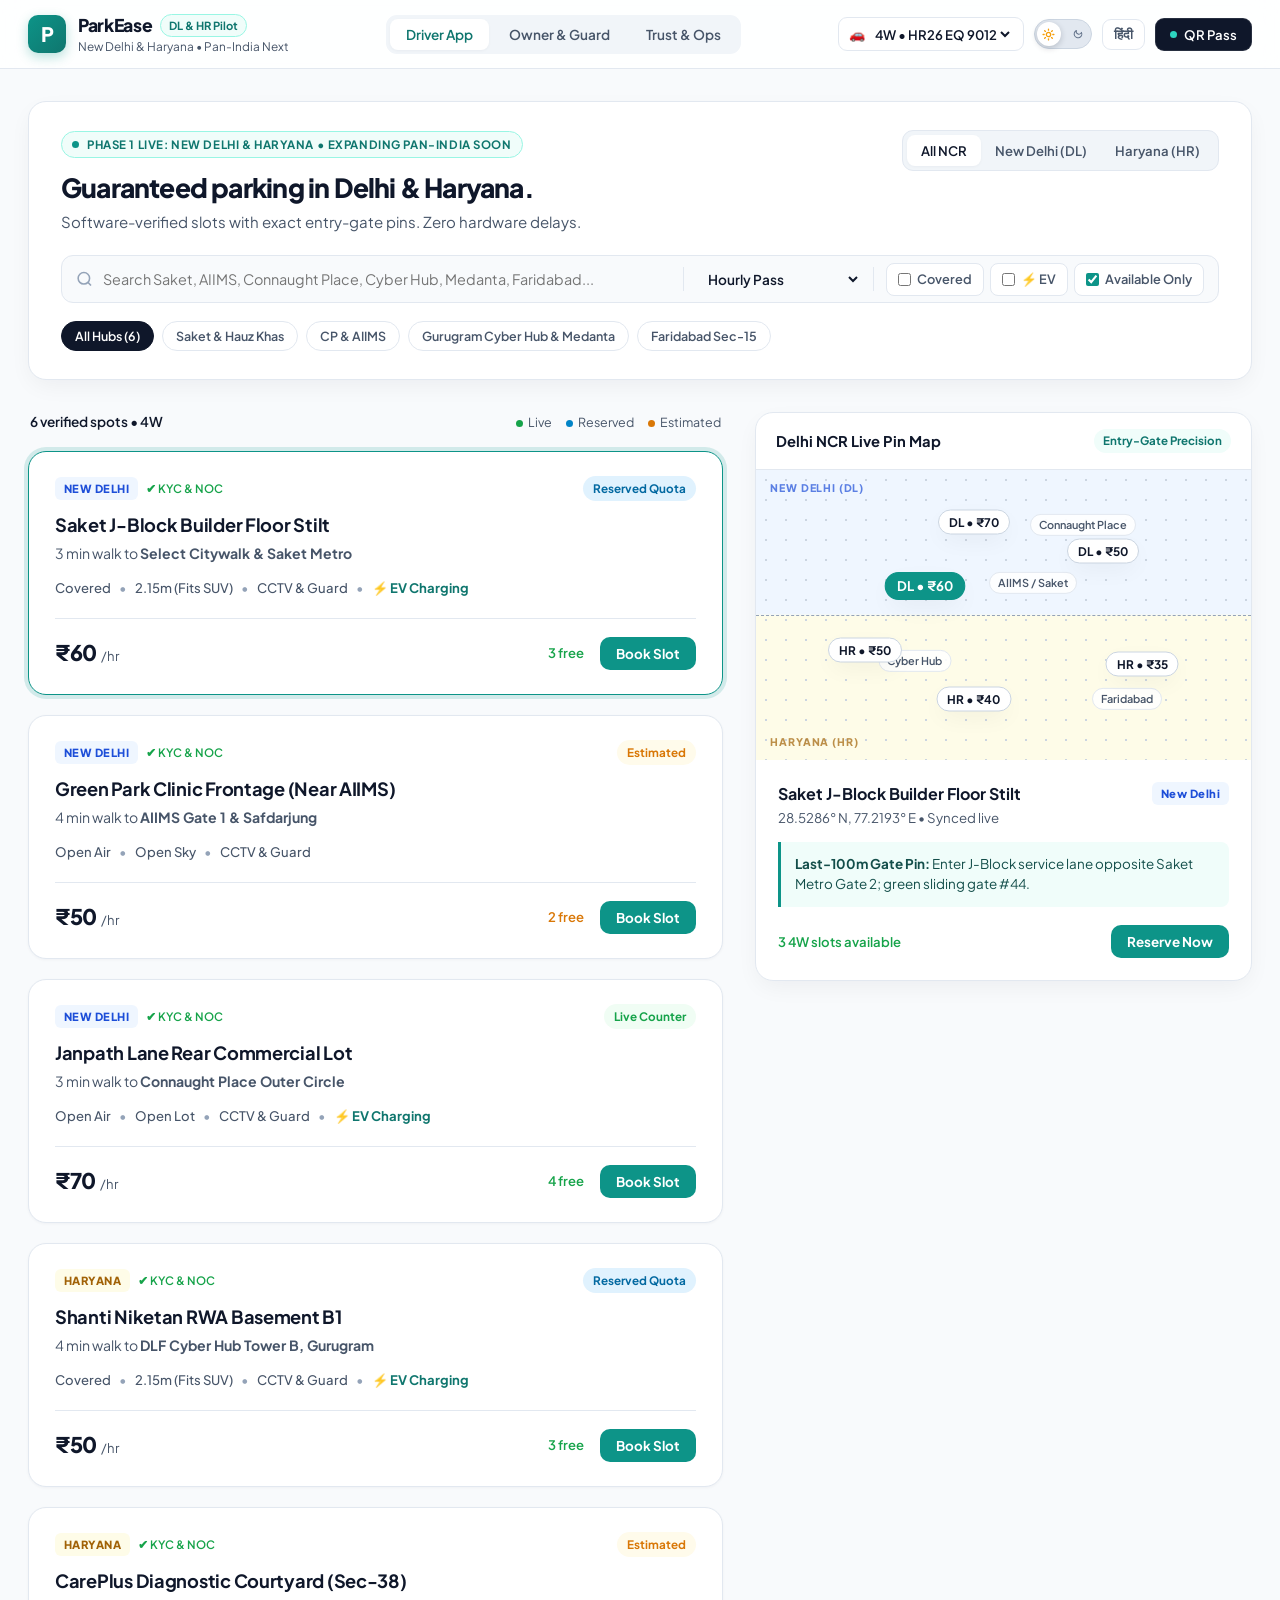
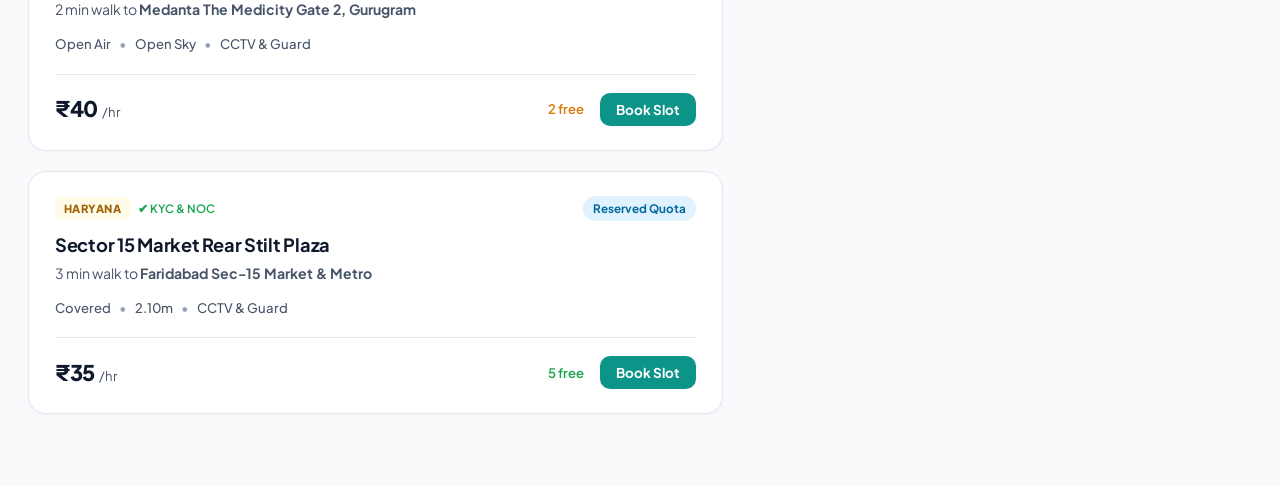
<file: index.html>
<!DOCTYPE html>
<html lang="en">
<head>
  <meta charset="UTF-8" />
  <meta name="viewport" content="width=device-width, initial-scale=1.0" />
  <title>ParkEase NCR — Verified Parking in New Delhi & Haryana</title>
  <link rel="stylesheet" href="styles.css" />
  <link rel="preconnect" href="https://fonts.googleapis.com">
  <link rel="preconnect" href="https://fonts.gstatic.com" crossorigin>
  <link href="https://fonts.googleapis.com/css2?family=Plus+Jakarta+Sans:wght@400;500;600;700;800&family=JetBrains+Mono:wght@500;600&display=swap" rel="stylesheet">
</head>
<body>
  <!-- Clean Glassmorphic Top Navbar -->
  <header class="navbar">
    <div class="nav-inner">
      <div class="nav-brand">
        <div class="brand-logo">P</div>
        <div>
          <div class="brand-title-line">
            <span class="brand-name">ParkEase</span>
            <span class="region-pill">DL & HR Pilot</span>
          </div>
          <span class="brand-sub" data-i18n="tagline">New Delhi & Haryana • Pan-India Next</span>
        </div>
      </div>

      <nav class="nav-tabs" role="tablist">
        <button class="nav-tab active" data-view="driver" data-i18n="nav_driver">Driver App</button>
        <button class="nav-tab" data-view="owner" data-i18n="nav_owner">Owner & Guard</button>
        <button class="nav-tab" data-view="admin" data-i18n="nav_admin">Trust & Ops</button>
      </nav>

      <div class="nav-actions">
        <div class="vehicle-selector">
          <span id="activeVehicleIcon">🚗</span>
          <select id="globalVehicleSelect" aria-label="Select Vehicle">
            <option value="2W">2W • DL3S DK 4821</option>
            <option value="4W" selected>4W • HR26 EQ 9012</option>
            <option value="SUV">SUV • DL8C AX 7741</option>
            <option value="EV">EV • HR51 EV 1104</option>
          </select>
        </div>

        <!-- Animated Pill Dark Mode Switch -->
        <button id="themeToggle" class="theme-switch" role="switch" aria-checked="false" aria-label="Toggle Dark Mode" title="Switch Theme">
          <span class="theme-track">
            <span class="theme-icon sun" aria-hidden="true">
              <svg width="13" height="13" viewBox="0 0 24 24" fill="none" stroke="currentColor" stroke-width="2.4" stroke-linecap="round" stroke-linejoin="round"><circle cx="12" cy="12" r="4"/><path d="M12 2v2"/><path d="M12 20v2"/><path d="m4.93 4.93 1.41 1.41"/><path d="m17.66 17.66 1.41 1.41"/><path d="M2 12h2"/><path d="M20 12h2"/><path d="m6.34 17.66-1.41 1.41"/><path d="m19.07 4.93-1.41 1.41"/></svg>
            </span>
            <span class="theme-icon moon" aria-hidden="true">
              <svg width="12" height="12" viewBox="0 0 24 24" fill="none" stroke="currentColor" stroke-width="2.4" stroke-linecap="round" stroke-linejoin="round"><path d="M12 3a6 6 0 0 0 9 9 9 9 0 1 1-9-9Z"/></svg>
            </span>
            <span class="theme-thumb"></span>
          </span>
        </button>

        <button id="langToggle" class="icon-btn" title="Switch Language">हिंदी</button>

        <button id="myPassBtn" class="btn-pass">
          <span class="pass-dot"></span>
          <span data-i18n="active_pass">QR Pass</span>
          <span id="passBadge" class="badge-count hidden">1</span>
        </button>
      </div>
    </div>
  </header>

  <!-- Main Workspace -->
  <main class="container">

    <!-- ==================== VIEW 1: DRIVER DISCOVERY ==================== -->
    <section id="view-driver" class="view-section active">

      <!-- Sleek Hero & Search Dock -->
      <div class="hero-card">
        <div class="hero-top">
          <div>
            <div class="eyebrow">
              <span class="pulse-dot"></span>
              <span>PHASE 1 LIVE: NEW DELHI & HARYANA • EXPANDING PAN-INDIA SOON</span>
            </div>
            <h1 data-i18n="hero_title">Guaranteed parking in Delhi & Haryana.</h1>
            <p class="hero-subtitle" data-i18n="hero_sub">Software-verified slots with exact entry-gate pins. Zero hardware delays.</p>
          </div>

          <!-- State Segmented Switch -->
          <div class="state-segment" role="group" aria-label="Filter by State">
            <button class="seg-btn active" data-state="all">All NCR</button>
            <button class="seg-btn" data-state="DL">New Delhi (DL)</button>
            <button class="seg-btn" data-state="HR">Haryana (HR)</button>
          </div>
        </div>

        <!-- Unified Search & Filter Bar -->
        <div class="search-dock">
          <div class="search-box">
            <svg width="18" height="18" viewBox="0 0 24 24" fill="none" stroke="currentColor" stroke-width="2.2"><circle cx="11" cy="11" r="8"/><path d="m21 21-4.3-4.3"/></svg>
            <input type="text" id="landmarkSearch" placeholder="Search Saket, AIIMS, Connaught Place, Cyber Hub, Medanta, Faridabad..." />
          </div>

          <div class="dock-divider"></div>

          <select id="durationFilter" class="dock-select" aria-label="Pass Duration">
            <option value="hourly">Hourly Pass</option>
            <option value="daily">Full-Day Pass</option>
            <option value="monthly">Monthly Commuter</option>
          </select>

          <div class="dock-divider"></div>

          <div class="toggle-pills">
            <label class="pill-toggle">
              <input type="checkbox" id="filterCovered" />
              <span>Covered</span>
            </label>
            <label class="pill-toggle">
              <input type="checkbox" id="filterEv" />
              <span>⚡ EV</span>
            </label>
            <label class="pill-toggle">
              <input type="checkbox" id="filterAvailable" checked />
              <span>Available Only</span>
            </label>
          </div>
        </div>

        <!-- Clean Micro-Market Quick Chips -->
        <div class="market-bar">
          <button class="market-chip active" data-market="all">All Hubs (6)</button>
          <button class="market-chip" data-market="dl-south">Saket & Hauz Khas</button>
          <button class="market-chip" data-market="dl-central">CP & AIIMS</button>
          <button class="market-chip" data-market="hr-ggn">Gurugram Cyber Hub & Medanta</button>
          <button class="market-chip" data-market="hr-fbd">Faridabad Sec-15</button>
        </div>
      </div>

      <!-- Spacious 2-Column Split Workspace -->
      <div class="workspace-grid">
        <!-- Left: Breathable, Uncluttered Spot Cards -->
        <div class="listings-col">
          <div class="list-header">
            <span id="resultsCount" class="results-label">6 verified spots</span>
            <div class="legend-inline">
              <span><i class="dot live"></i>Live</span>
              <span><i class="dot reserved"></i>Reserved</span>
              <span><i class="dot estimated"></i>Estimated</span>
            </div>
          </div>
          <div id="listingsContainer" class="cards-stack"></div>
        </div>

        <!-- Right: Interactive NCR Map & Selected Gate Inspector -->
        <aside class="map-col">
          <div class="map-panel">
            <div class="map-header">
              <span class="map-heading">Delhi NCR Live Pin Map</span>
              <span class="gate-chip">Entry-Gate Precision</span>
            </div>

            <div class="ncr-canvas" id="simulatedMap">
              <div class="zone-label dl">NEW DELHI (DL)</div>
              <div class="zone-label hr">HARYANA (HR)</div>
              <div class="ncr-border"></div>

              <!-- Subtle Geographic Landmarks -->
              <div class="landmark-dot" style="top: 19%; left: 66%;">Connaught Place</div>
              <div class="landmark-dot" style="top: 39%; left: 56%;">AIIMS / Saket</div>
              <div class="landmark-dot" style="top: 66%; left: 32%;">Cyber Hub</div>
              <div class="landmark-dot" style="top: 79%; left: 75%;">Faridabad</div>

              <div id="mapPinsContainer"></div>
            </div>

            <div id="selectedSpotPreview" class="inspector-card"></div>
          </div>
        </aside>
      </div>
    </section>

    <!-- ==================== VIEW 2: OWNER & GUARD CONSOLE ==================== -->
    <section id="view-owner" class="view-section">
      <div class="page-head">
        <div>
          <h2>Owner & Guard Console</h2>
          <p class="muted">Zero-hardware slot management, offline basement QR check-in, and T+2 split settlements</p>
        </div>
        <button id="openOnboardModalBtn" class="btn-primary">+ List Space (DL / HR)</button>
      </div>

      <div class="stats-grid">
        <div class="stat-card">
          <span class="stat-label">Weekly Gross Bookings</span>
          <strong class="stat-num" id="ownerGrossKpi">₹18,450</strong>
        </div>
        <div class="stat-card">
          <span class="stat-label">Platform Fee (15%)</span>
          <strong class="stat-num danger" id="ownerCommKpi">- ₹2,768</strong>
        </div>
        <div class="stat-card">
          <span class="stat-label">GST on Commission (18%)</span>
          <strong class="stat-num danger" id="ownerGstKpi">- ₹498</strong>
        </div>
        <div class="stat-card accent">
          <span class="stat-label">Net Settled to Bank (T+2)</span>
          <strong class="stat-num success" id="ownerNetKpi">₹15,184</strong>
        </div>
      </div>

      <div class="two-col-grid">
        <div class="surface-card">
          <div class="card-top">
            <div>
              <h3>Slot Quota & Counter</h3>
              <p class="card-sub">Shanti Niketan RWA Basement B1 • Gurugram (HR)</p>
            </div>
            <label class="switch-pill">
              <input type="checkbox" id="emergencyFullToggle" />
              <span>Lot FULL</span>
            </label>
          </div>
          <div id="ownerInventoryControls" class="quota-list"></div>
        </div>

        <div class="surface-card">
          <div class="card-top">
            <div>
              <h3>Guard Gate Check-In</h3>
              <p class="card-sub">Works offline in zero-signal basements via signed QR tokens</p>
            </div>
            <span class="status-badge success">Offline Ready</span>
          </div>

          <div class="scanner-viewport">
            <div class="laser-line"></div>
            <p>Scan Driver QR Pass or Enter 6-Digit Basement Code</p>
          </div>

          <div class="code-entry-row">
            <input type="text" id="manualCodeInput" placeholder="e.g. PE-DL-4821" />
            <button id="verifyCheckInBtn" class="btn-primary">Verify Entry / Exit</button>
          </div>

          <div class="demo-helper">
            <span>Demo shortcut:</span>
            <button class="text-btn" id="fillActiveCodeBtn">Auto-fill active booking code</button>
          </div>
          <div id="scanResultLog" class="scan-feedback"></div>
        </div>
      </div>
    </section>

    <!-- ==================== VIEW 3: ADMIN & TRUST OPS ==================== -->
    <section id="view-admin" class="view-section">
      <div class="page-head">
        <div>
          <h2>Trust, KYC & Operations</h2>
          <p class="muted">Supply verification across New Delhi (112 spots) & Haryana (138 spots)</p>
        </div>
        <div class="pill-group">
          <span class="info-pill">No-Show Auto-Release: <strong>15 mins</strong></span>
          <span class="info-pill">DPDP Data Masking: <strong>Active</strong></span>
        </div>
      </div>

      <div class="two-col-grid">
        <div class="surface-card">
          <div class="card-top">
            <h3>Pending DL & HR Onboarding Queue</h3>
            <span class="status-badge">PAN + RWA NOC</span>
          </div>
          <div id="approvalQueueList" class="queue-stack"></div>
        </div>

        <div class="surface-card">
          <div class="card-top">
            <h3>Live NCR Booking Monitor</h3>
            <span class="status-badge success">Real-Time</span>
          </div>
          <div id="adminBookingsList" class="queue-stack"></div>
        </div>
      </div>
    </section>

  </main>

  <!-- ==================== MODAL 1: BOOKING SUMMARY ==================== -->
  <div id="bookingModal" class="modal hidden" role="dialog" aria-modal="true">
    <div class="modal-backdrop" data-close="bookingModal"></div>
    <div class="modal-sheet">
      <div class="modal-head">
        <h3 id="modalSpotTitle">Reserve Parking Slot</h3>
        <button class="close-x" data-close="bookingModal">&times;</button>
      </div>
      <div class="modal-content" id="bookingModalBody"></div>
    </div>
  </div>

  <!-- ==================== MODAL 2: DIGITAL QR PASS ==================== -->
  <div id="qrPassModal" class="modal hidden" role="dialog" aria-modal="true">
    <div class="modal-backdrop" data-close="qrPassModal"></div>
    <div class="modal-sheet">
      <div class="modal-head">
        <h3>Digital Entry Pass</h3>
        <button class="close-x" data-close="qrPassModal">&times;</button>
      </div>
      <div class="modal-content" id="qrPassBody"></div>
    </div>
  </div>

  <!-- ==================== MODAL 3: OWNER ONBOARDING ==================== -->
  <div id="onboardModal" class="modal hidden" role="dialog" aria-modal="true">
    <div class="modal-backdrop" data-close="onboardModal"></div>
    <div class="modal-sheet">
      <div class="modal-head">
        <h3>List Space (New Delhi & Haryana)</h3>
        <button class="close-x" data-close="onboardModal">&times;</button>
      </div>
      <form id="onboardForm" class="modal-content">
        <div class="form-grid">
          <div class="field">
            <label>State / UT (Phase 1)</label>
            <select id="newState">
              <option value="DL">New Delhi (DL)</option>
              <option value="HR">Haryana (HR)</option>
              <option value="OTHER" disabled>Other Indian States (Phase 2)</option>
            </select>
          </div>
          <div class="field">
            <label>Micro-Market</label>
            <select id="newMarket">
              <option value="dl-south">Saket & Hauz Khas (DL)</option>
              <option value="dl-central">CP & AIIMS (DL)</option>
              <option value="hr-ggn">Gurugram Cyber Hub / Medanta (HR)</option>
              <option value="hr-fbd">Faridabad Sec-15 (HR)</option>
            </select>
          </div>
          <div class="field span-2">
            <label>Space Title & Locality</label>
            <input type="text" id="newTitle" required placeholder="e.g., J-44 Saket Builder Floor Stilt, New Delhi" />
          </div>
          <div class="field">
            <label>Space Type</label>
            <select id="newType">
              <option value="Builder Floor / Stilt">Builder Floor / Stilt</option>
              <option value="Society Spare Slot">RWA Spare Slot</option>
              <option value="Commercial Frontage">Clinic / Market Frontage</option>
            </select>
          </div>
          <div class="field">
            <label>Hourly Rate (₹)</label>
            <input type="number" id="newHourlyRate" value="50" min="10" max="500" required />
          </div>
          <div class="field">
            <label>Reserved Quota</label>
            <input type="number" id="newSlots" value="2" min="1" max="50" required />
          </div>
          <div class="field">
            <label>Clearance Height</label>
            <input type="text" id="newHeight" value="2.1m (Fits SUV)" required />
          </div>
          <div class="field span-2">
            <label>Entry-Gate Instructions</label>
            <input type="text" id="newInstructions" required placeholder="Enter from Gate 2 beside Metro Pillar; show QR to guard" />
          </div>
        </div>
        <div class="modal-actions">
          <button type="button" class="btn-ghost" data-close="onboardModal">Cancel</button>
          <button type="submit" class="btn-primary">Submit for KYC Approval</button>
        </div>
      </form>
    </div>
  </div>

  <!-- Toast -->
  <div id="toast" class="toast hidden"></div>

  <script src="app.js"></script>
</body>
</html>
</file>
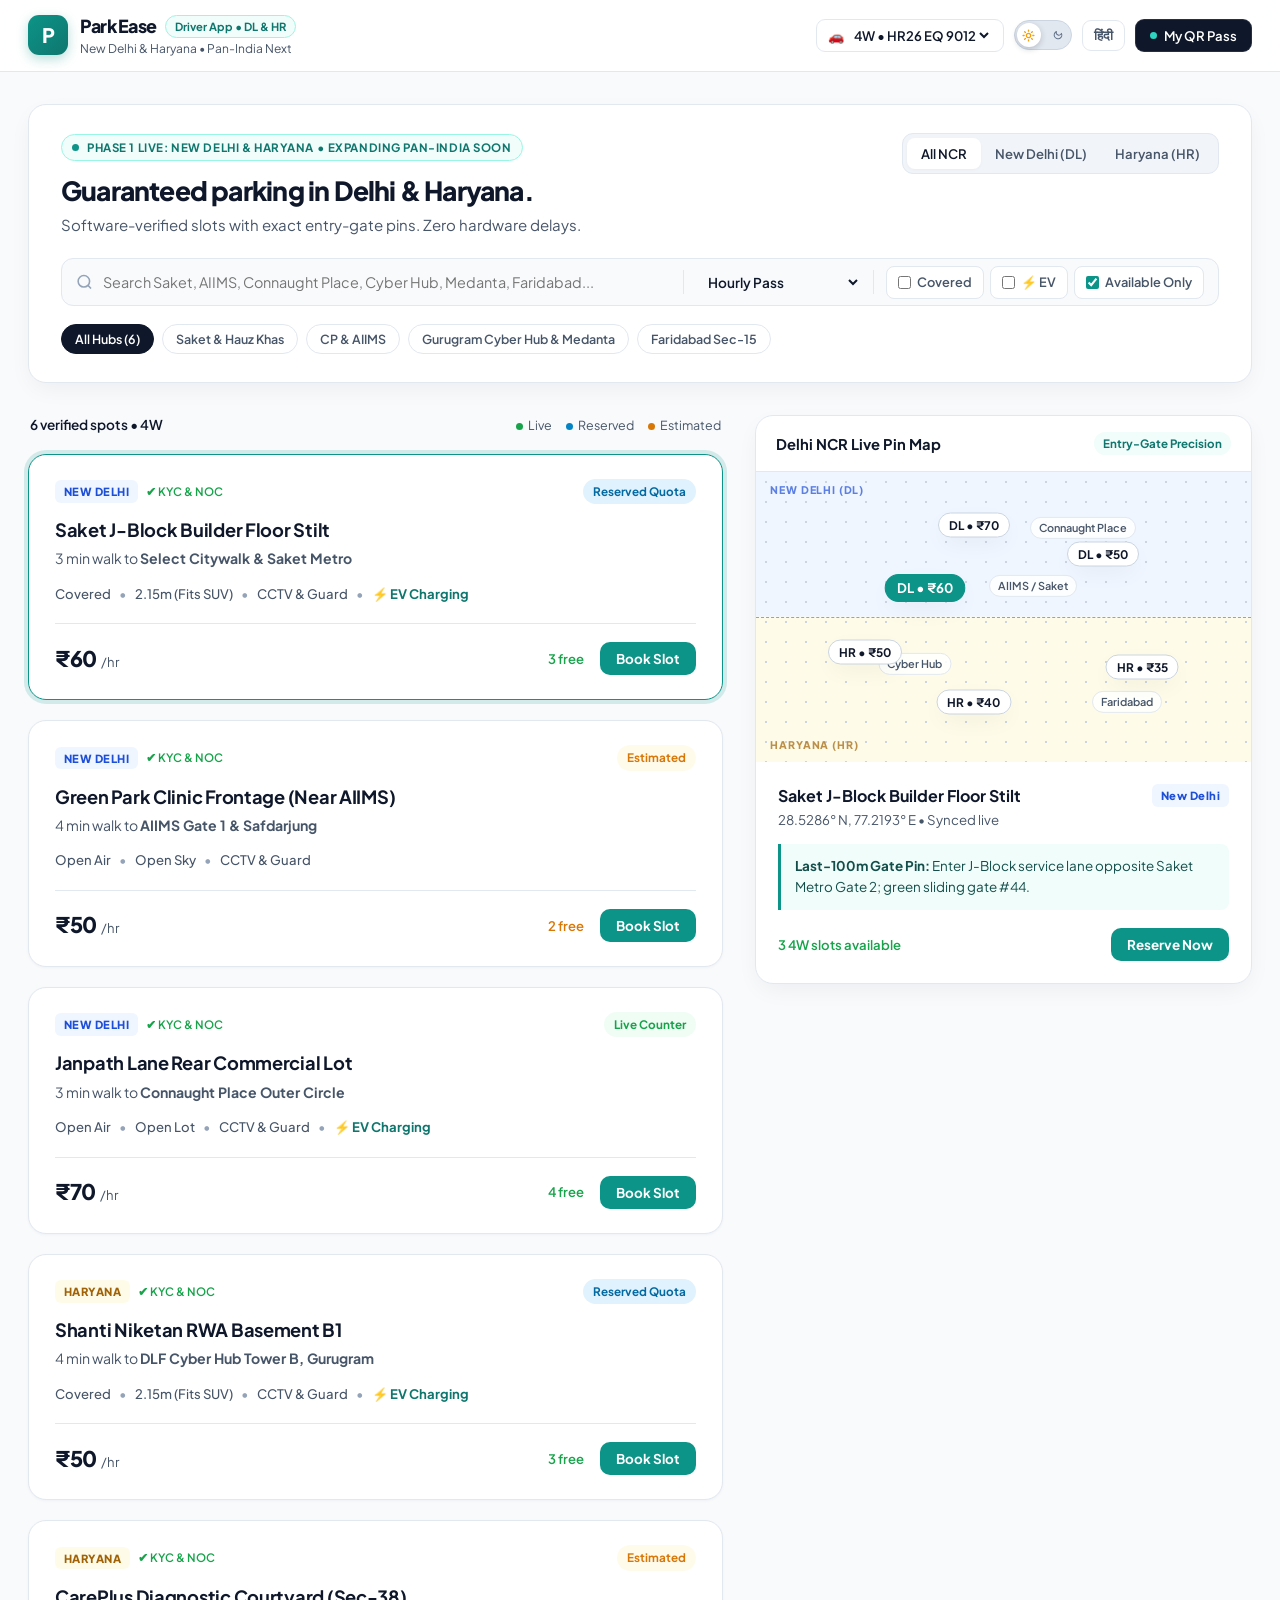
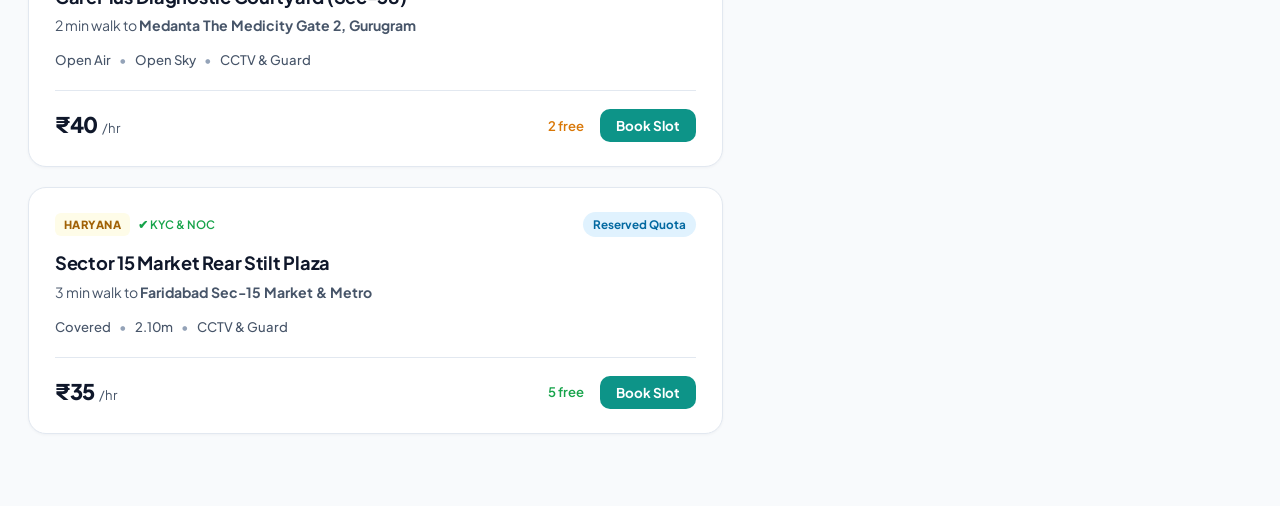
<file: driver-app/index.html>
<!DOCTYPE html>
<html lang="en">
<head>
  <meta charset="UTF-8" />
  <meta name="viewport" content="width=device-width, initial-scale=1.0" />
  <title>ParkEase Driver — Find & Book Verified Parking in Delhi & Haryana</title>
  <link rel="stylesheet" href="styles.css" />
  <link rel="preconnect" href="https://fonts.googleapis.com">
  <link rel="preconnect" href="https://fonts.gstatic.com" crossorigin>
  <link href="https://fonts.googleapis.com/css2?family=Plus+Jakarta+Sans:wght@400;500;600;700;800&family=JetBrains+Mono:wght@500;600&display=swap" rel="stylesheet">
</head>
<body>
  <header class="navbar">
    <div class="nav-inner">
      <div class="nav-brand">
        <div class="brand-logo">P</div>
        <div>
          <div class="brand-title-line">
            <span class="brand-name">ParkEase</span>
            <span class="region-pill">Driver App • DL & HR</span>
          </div>
          <span class="brand-sub" data-i18n="tagline">New Delhi & Haryana • Pan-India Next</span>
        </div>
      </div>

      <div class="nav-actions">
        <div class="vehicle-selector">
          <span id="activeVehicleIcon">🚗</span>
          <select id="globalVehicleSelect" aria-label="Select Vehicle">
            <option value="2W">2W • DL3S DK 4821</option>
            <option value="4W" selected>4W • HR26 EQ 9012</option>
            <option value="SUV">SUV • DL8C AX 7741</option>
            <option value="EV">EV • HR51 EV 1104</option>
          </select>
        </div>

        <button id="themeToggle" class="theme-switch" role="switch" aria-checked="false" aria-label="Toggle Dark Mode" title="Switch Theme">
          <span class="theme-track">
            <span class="theme-icon sun" aria-hidden="true">
              <svg width="13" height="13" viewBox="0 0 24 24" fill="none" stroke="currentColor" stroke-width="2.4" stroke-linecap="round" stroke-linejoin="round"><circle cx="12" cy="12" r="4"/><path d="M12 2v2"/><path d="M12 20v2"/><path d="m4.93 4.93 1.41 1.41"/><path d="m17.66 17.66 1.41 1.41"/><path d="M2 12h2"/><path d="M20 12h2"/><path d="m6.34 17.66-1.41 1.41"/><path d="m19.07 4.93-1.41 1.41"/></svg>
            </span>
            <span class="theme-icon moon" aria-hidden="true">
              <svg width="12" height="12" viewBox="0 0 24 24" fill="none" stroke="currentColor" stroke-width="2.4" stroke-linecap="round" stroke-linejoin="round"><path d="M12 3a6 6 0 0 0 9 9 9 9 0 1 1-9-9Z"/></svg>
            </span>
            <span class="theme-thumb"></span>
          </span>
        </button>

        <button id="langToggle" class="icon-btn" title="Switch Language">हिंदी</button>

        <button id="myPassBtn" class="btn-pass">
          <span class="pass-dot"></span>
          <span data-i18n="active_pass">My QR Pass</span>
          <span id="passBadge" class="badge-count hidden">1</span>
        </button>
      </div>
    </div>
  </header>

  <main class="container">
    <div class="hero-card">
      <div class="hero-top">
        <div>
          <div class="eyebrow">
            <span class="pulse-dot"></span>
            <span>PHASE 1 LIVE: NEW DELHI & HARYANA • EXPANDING PAN-INDIA SOON</span>
          </div>
          <h1 data-i18n="hero_title">Guaranteed parking in Delhi & Haryana.</h1>
          <p class="hero-subtitle" data-i18n="hero_sub">Software-verified slots with exact entry-gate pins. Zero hardware delays.</p>
        </div>

        <div class="state-segment" role="group" aria-label="Filter by State">
          <button class="seg-btn active" data-state="all">All NCR</button>
          <button class="seg-btn" data-state="DL">New Delhi (DL)</button>
          <button class="seg-btn" data-state="HR">Haryana (HR)</button>
        </div>
      </div>

      <div class="search-dock">
        <div class="search-box">
          <svg width="18" height="18" viewBox="0 0 24 24" fill="none" stroke="currentColor" stroke-width="2.2"><circle cx="11" cy="11" r="8"/><path d="m21 21-4.3-4.3"/></svg>
          <input type="text" id="landmarkSearch" placeholder="Search Saket, AIIMS, Connaught Place, Cyber Hub, Medanta, Faridabad..." />
        </div>

        <div class="dock-divider"></div>

        <select id="durationFilter" class="dock-select" aria-label="Pass Duration">
          <option value="hourly">Hourly Pass</option>
          <option value="daily">Full-Day Pass</option>
          <option value="monthly">Monthly Commuter</option>
        </select>

        <div class="dock-divider"></div>

        <div class="toggle-pills">
          <label class="pill-toggle"><input type="checkbox" id="filterCovered" /><span>Covered</span></label>
          <label class="pill-toggle"><input type="checkbox" id="filterEv" /><span>⚡ EV</span></label>
          <label class="pill-toggle"><input type="checkbox" id="filterAvailable" checked /><span>Available Only</span></label>
        </div>
      </div>

      <div class="market-bar">
        <button class="market-chip active" data-market="all">All Hubs (6)</button>
        <button class="market-chip" data-market="dl-south">Saket & Hauz Khas</button>
        <button class="market-chip" data-market="dl-central">CP & AIIMS</button>
        <button class="market-chip" data-market="hr-ggn">Gurugram Cyber Hub & Medanta</button>
        <button class="market-chip" data-market="hr-fbd">Faridabad Sec-15</button>
      </div>
    </div>

    <div class="workspace-grid">
      <div class="listings-col">
        <div class="list-header">
          <span id="resultsCount" class="results-label">6 verified spots</span>
          <div class="legend-inline">
            <span><i class="dot live"></i>Live</span>
            <span><i class="dot reserved"></i>Reserved</span>
            <span><i class="dot estimated"></i>Estimated</span>
          </div>
        </div>
        <div id="listingsContainer" class="cards-stack"></div>
      </div>

      <aside class="map-col">
        <div class="map-panel">
          <div class="map-header">
            <span class="map-heading">Delhi NCR Live Pin Map</span>
            <span class="gate-chip">Entry-Gate Precision</span>
          </div>

          <div class="ncr-canvas" id="simulatedMap">
            <div class="zone-label dl">NEW DELHI (DL)</div>
            <div class="zone-label hr">HARYANA (HR)</div>
            <div class="ncr-border"></div>

            <div class="landmark-dot" style="top: 19%; left: 66%;">Connaught Place</div>
            <div class="landmark-dot" style="top: 39%; left: 56%;">AIIMS / Saket</div>
            <div class="landmark-dot" style="top: 66%; left: 32%;">Cyber Hub</div>
            <div class="landmark-dot" style="top: 79%; left: 75%;">Faridabad</div>

            <div id="mapPinsContainer"></div>
          </div>

          <div id="selectedSpotPreview" class="inspector-card"></div>
        </div>
      </aside>
    </div>
  </main>

  <!-- Booking Modal -->
  <div id="bookingModal" class="modal hidden" role="dialog" aria-modal="true">
    <div class="modal-backdrop" data-close="bookingModal"></div>
    <div class="modal-sheet">
      <div class="modal-head">
        <h3 id="modalSpotTitle">Reserve Parking Slot</h3>
        <button class="close-x" data-close="bookingModal">&times;</button>
      </div>
      <div class="modal-content" id="bookingModalBody"></div>
    </div>
  </div>

  <!-- Digital QR Pass Modal -->
  <div id="qrPassModal" class="modal hidden" role="dialog" aria-modal="true">
    <div class="modal-backdrop" data-close="qrPassModal"></div>
    <div class="modal-sheet">
      <div class="modal-head">
        <h3>Digital Entry Pass</h3>
        <button class="close-x" data-close="qrPassModal">&times;</button>
      </div>
      <div class="modal-content" id="qrPassBody"></div>
    </div>
  </div>

  <div id="toast" class="toast hidden"></div>
  <script src="app.js"></script>
</body>
</html>
</file>
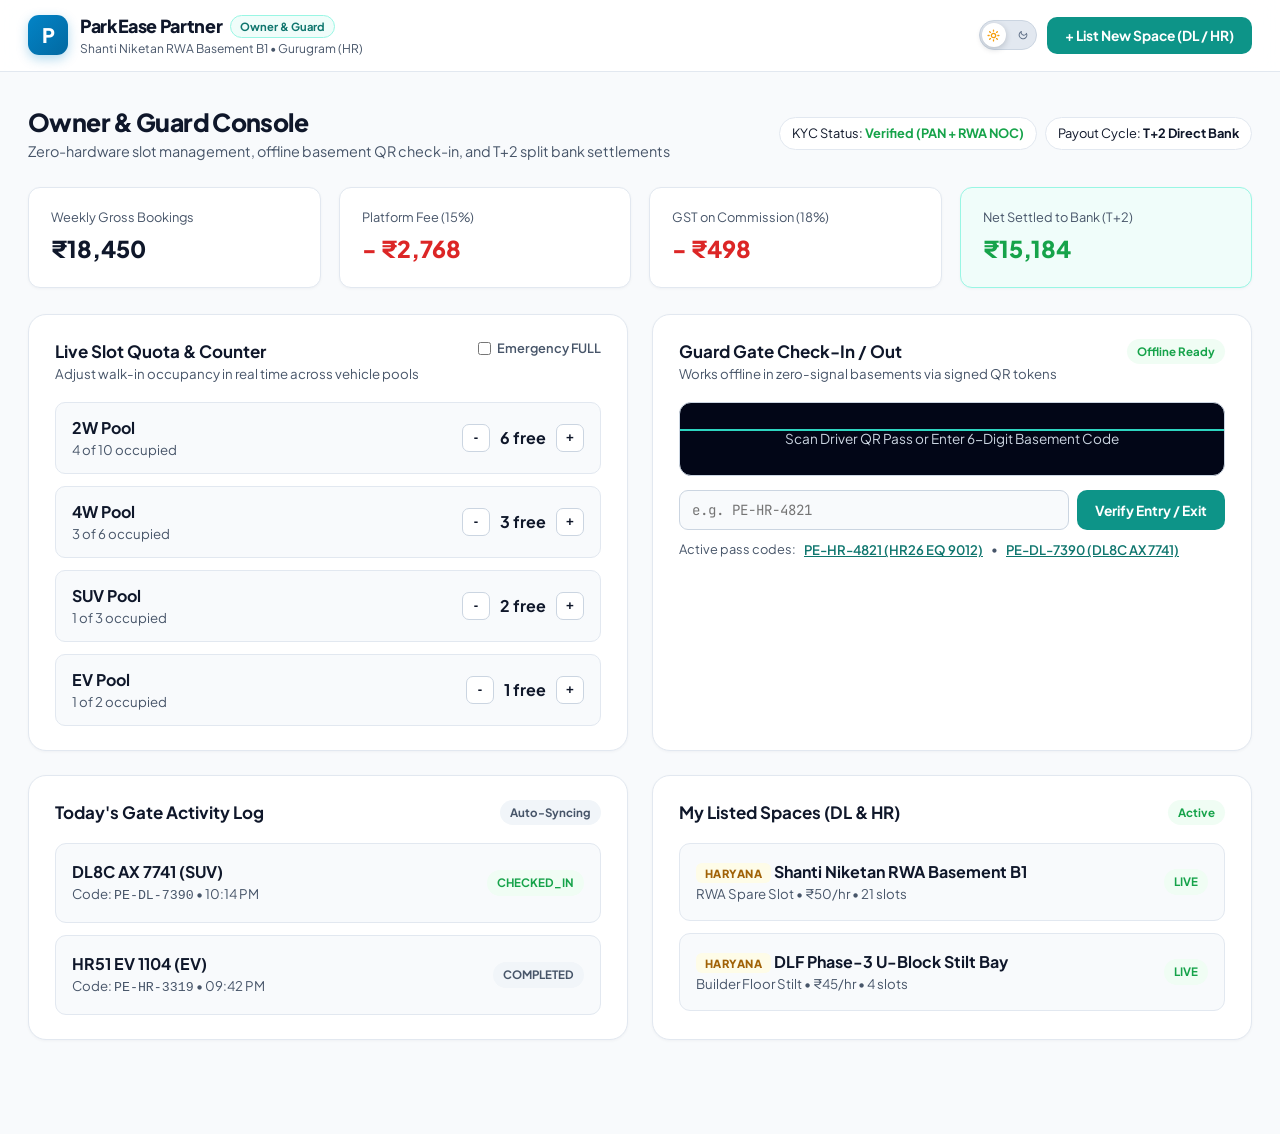
<file: owner-guard-portal/index.html>
<!DOCTYPE html>
<html lang="en">
<head>
  <meta charset="UTF-8" />
  <meta name="viewport" content="width=device-width, initial-scale=1.0" />
  <title>ParkEase Partner — Owner & Guard Operations Console</title>
  <link rel="stylesheet" href="styles.css" />
  <link rel="preconnect" href="https://fonts.googleapis.com">
  <link rel="preconnect" href="https://fonts.gstatic.com" crossorigin>
  <link href="https://fonts.googleapis.com/css2?family=Plus+Jakarta+Sans:wght@400;500;600;700;800&family=JetBrains+Mono:wght@500;600&display=swap" rel="stylesheet">
</head>
<body>
  <header class="navbar">
    <div class="nav-inner">
      <div class="nav-brand">
        <div class="brand-logo owner-accent">P</div>
        <div>
          <div class="brand-title-line">
            <span class="brand-name">ParkEase Partner</span>
            <span class="region-pill">Owner & Guard</span>
          </div>
          <span class="brand-sub">Shanti Niketan RWA Basement B1 • Gurugram (HR)</span>
        </div>
      </div>

      <div class="nav-actions">
        <button id="themeToggle" class="theme-switch" role="switch" aria-checked="false" aria-label="Toggle Dark Mode" title="Switch Theme">
          <span class="theme-track">
            <span class="theme-icon sun" aria-hidden="true">
              <svg width="13" height="13" viewBox="0 0 24 24" fill="none" stroke="currentColor" stroke-width="2.4" stroke-linecap="round" stroke-linejoin="round"><circle cx="12" cy="12" r="4"/><path d="M12 2v2"/><path d="M12 20v2"/><path d="m4.93 4.93 1.41 1.41"/><path d="m17.66 17.66 1.41 1.41"/><path d="M2 12h2"/><path d="M20 12h2"/><path d="m6.34 17.66-1.41 1.41"/><path d="m19.07 4.93-1.41 1.41"/></svg>
            </span>
            <span class="theme-icon moon" aria-hidden="true">
              <svg width="12" height="12" viewBox="0 0 24 24" fill="none" stroke="currentColor" stroke-width="2.4" stroke-linecap="round" stroke-linejoin="round"><path d="M12 3a6 6 0 0 0 9 9 9 9 0 1 1-9-9Z"/></svg>
            </span>
            <span class="theme-thumb"></span>
          </span>
        </button>

        <button id="openOnboardModalBtn" class="btn-primary">+ List New Space (DL / HR)</button>
      </div>
    </div>
  </header>

  <main class="container">
    <div class="page-head">
      <div>
        <h1>Owner & Guard Console</h1>
        <p class="muted">Zero-hardware slot management, offline basement QR check-in, and T+2 split bank settlements</p>
      </div>
      <div class="pill-group">
        <span class="info-pill">KYC Status: <strong style="color:var(--success)">Verified (PAN + RWA NOC)</strong></span>
        <span class="info-pill">Payout Cycle: <strong>T+2 Direct Bank</strong></span>
      </div>
    </div>

    <!-- Financial Split KPIs -->
    <div class="stats-grid">
      <div class="stat-card">
        <span class="stat-label">Weekly Gross Bookings</span>
        <strong class="stat-num" id="ownerGrossKpi">₹18,450</strong>
      </div>
      <div class="stat-card">
        <span class="stat-label">Platform Fee (15%)</span>
        <strong class="stat-num danger" id="ownerCommKpi">- ₹2,768</strong>
      </div>
      <div class="stat-card">
        <span class="stat-label">GST on Commission (18%)</span>
        <strong class="stat-num danger" id="ownerGstKpi">- ₹498</strong>
      </div>
      <div class="stat-card accent">
        <span class="stat-label">Net Settled to Bank (T+2)</span>
        <strong class="stat-num success" id="ownerNetKpi">₹15,184</strong>
      </div>
    </div>

    <!-- Slot Quota + Offline Guard Gate Check-In -->
    <div class="two-col-grid">
      <div class="surface-card">
        <div class="card-top">
          <div>
            <h3>Live Slot Quota & Counter</h3>
            <p class="card-sub">Adjust walk-in occupancy in real time across vehicle pools</p>
          </div>
          <label class="switch-pill">
            <input type="checkbox" id="emergencyFullToggle" />
            <span>Emergency FULL</span>
          </label>
        </div>
        <div id="ownerInventoryControls" class="quota-list"></div>
      </div>

      <div class="surface-card">
        <div class="card-top">
          <div>
            <h3>Guard Gate Check-In / Out</h3>
            <p class="card-sub">Works offline in zero-signal basements via signed QR tokens</p>
          </div>
          <span class="status-badge success">Offline Ready</span>
        </div>

        <div class="scanner-viewport">
          <div class="laser-line"></div>
          <p>Scan Driver QR Pass or Enter 6-Digit Basement Code</p>
        </div>

        <div class="code-entry-row">
          <input type="text" id="manualCodeInput" placeholder="e.g. PE-HR-4821" />
          <button id="verifyCheckInBtn" class="btn-primary">Verify Entry / Exit</button>
        </div>

        <div class="demo-helper">
          <span>Active pass codes:</span>
          <button class="text-btn" data-sample="PE-HR-4821">PE-HR-4821 (HR26 EQ 9012)</button>
          <span>•</span>
          <button class="text-btn" data-sample="PE-DL-7390">PE-DL-7390 (DL8C AX 7741)</button>
        </div>
        <div id="scanResultLog" class="scan-feedback"></div>
      </div>
    </div>

    <!-- Recent Arrivals & Submitted Spaces -->
    <div class="two-col-grid">
      <div class="surface-card">
        <div class="card-top">
          <h3>Today's Gate Activity Log</h3>
          <span class="status-badge">Auto-Syncing</span>
        </div>
        <div id="gateLogList" class="queue-stack"></div>
      </div>

      <div class="surface-card">
        <div class="card-top">
          <h3>My Listed Spaces (DL & HR)</h3>
          <span class="status-badge success">Active</span>
        </div>
        <div id="mySpacesList" class="queue-stack"></div>
      </div>
    </div>
  </main>

  <!-- List New Space Modal -->
  <div id="onboardModal" class="modal hidden" role="dialog" aria-modal="true">
    <div class="modal-backdrop" data-close="onboardModal"></div>
    <div class="modal-sheet">
      <div class="modal-head">
        <h3>List Space (New Delhi & Haryana)</h3>
        <button class="close-x" data-close="onboardModal">&times;</button>
      </div>
      <form id="onboardForm" class="modal-content">
        <div class="form-grid">
          <div class="field">
            <label>State / UT (Phase 1)</label>
            <select id="newState">
              <option value="DL">New Delhi (DL)</option>
              <option value="HR" selected>Haryana (HR)</option>
              <option value="OTHER" disabled>Other Indian States (Phase 2)</option>
            </select>
          </div>
          <div class="field">
            <label>Micro-Market</label>
            <select id="newMarket">
              <option value="Saket & Hauz Khas">Saket & Hauz Khas (DL)</option>
              <option value="CP & AIIMS">CP & AIIMS (DL)</option>
              <option value="Gurugram Cyber Hub / Medanta" selected>Gurugram Cyber Hub / Medanta (HR)</option>
              <option value="Faridabad Sec-15">Faridabad Sec-15 (HR)</option>
            </select>
          </div>
          <div class="field span-2">
            <label>Space Title & Locality</label>
            <input type="text" id="newTitle" required placeholder="e.g., J-44 Saket Builder Floor Stilt, New Delhi" />
          </div>
          <div class="field">
            <label>Space Type</label>
            <select id="newType">
              <option value="Builder Floor / Stilt">Builder Floor / Stilt</option>
              <option value="RWA Spare Slot">RWA Spare Slot</option>
              <option value="Clinic / Market Frontage">Clinic / Market Frontage</option>
            </select>
          </div>
          <div class="field">
            <label>Hourly Rate (₹)</label>
            <input type="number" id="newHourlyRate" value="50" min="10" max="500" required />
          </div>
          <div class="field">
            <label>Reserved Quota</label>
            <input type="number" id="newSlots" value="3" min="1" max="50" required />
          </div>
          <div class="field">
            <label>Clearance Height</label>
            <input type="text" id="newHeight" value="2.15m (Fits SUV)" required />
          </div>
          <div class="field span-2">
            <label>Entry-Gate Instructions</label>
            <input type="text" id="newInstructions" required placeholder="Enter from Gate 2 beside Metro Pillar; show QR to guard" />
          </div>
        </div>
        <div class="modal-actions">
          <button type="button" class="btn-ghost" data-close="onboardModal">Cancel</button>
          <button type="submit" class="btn-primary">Submit for KYC Approval</button>
        </div>
      </form>
    </div>
  </div>

  <div id="toast" class="toast hidden"></div>
  <script src="app.js"></script>
</body>
</html>
</file>
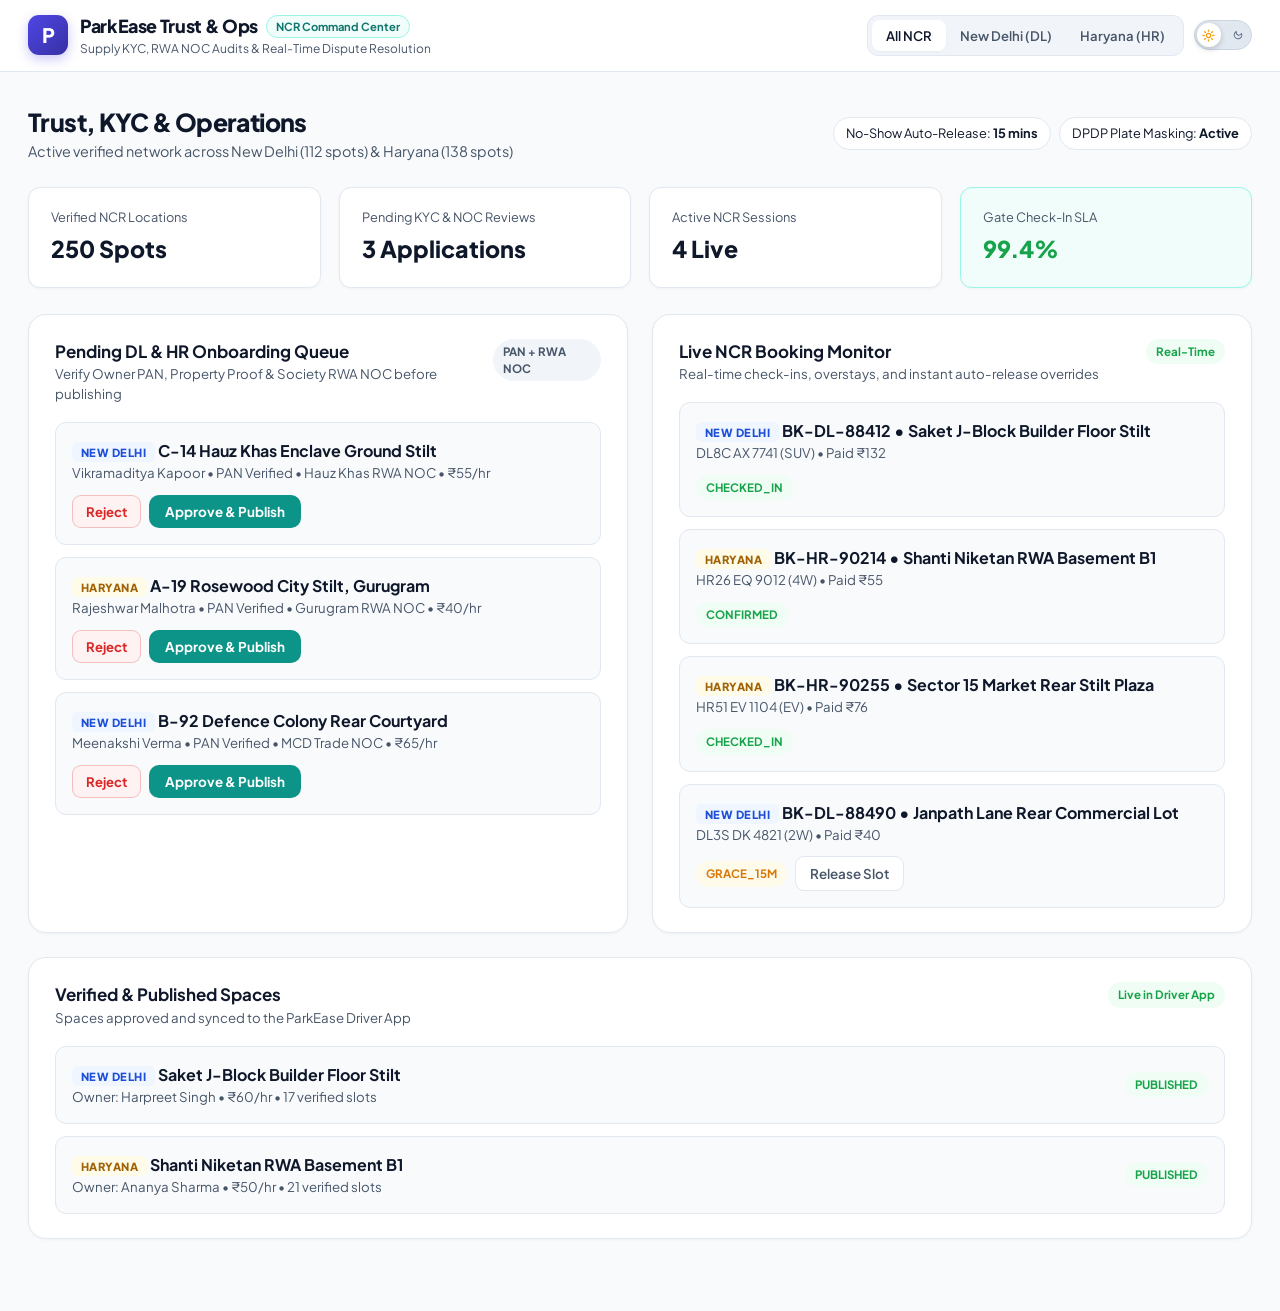
<file: trust-ops-admin/index.html>
<!DOCTYPE html>
<html lang="en">
<head>
  <meta charset="UTF-8" />
  <meta name="viewport" content="width=device-width, initial-scale=1.0" />
  <title>ParkEase Trust & Ops — KYC Verification & NCR Command Center</title>
  <link rel="stylesheet" href="styles.css" />
  <link rel="preconnect" href="https://fonts.googleapis.com">
  <link rel="preconnect" href="https://fonts.gstatic.com" crossorigin>
  <link href="https://fonts.googleapis.com/css2?family=Plus+Jakarta+Sans:wght@400;500;600;700;800&family=JetBrains+Mono:wght@500;600&display=swap" rel="stylesheet">
</head>
<body>
  <header class="navbar">
    <div class="nav-inner">
      <div class="nav-brand">
        <div class="brand-logo admin-accent">P</div>
        <div>
          <div class="brand-title-line">
            <span class="brand-name">ParkEase Trust & Ops</span>
            <span class="region-pill">NCR Command Center</span>
          </div>
          <span class="brand-sub">Supply KYC, RWA NOC Audits & Real-Time Dispute Resolution</span>
        </div>
      </div>

      <div class="nav-actions">
        <div class="state-segment" role="group" aria-label="Filter by State">
          <button class="seg-btn active" data-state="all">All NCR</button>
          <button class="seg-btn" data-state="DL">New Delhi (DL)</button>
          <button class="seg-btn" data-state="HR">Haryana (HR)</button>
        </div>

        <button id="themeToggle" class="theme-switch" role="switch" aria-checked="false" aria-label="Toggle Dark Mode" title="Switch Theme">
          <span class="theme-track">
            <span class="theme-icon sun" aria-hidden="true">
              <svg width="13" height="13" viewBox="0 0 24 24" fill="none" stroke="currentColor" stroke-width="2.4" stroke-linecap="round" stroke-linejoin="round"><circle cx="12" cy="12" r="4"/><path d="M12 2v2"/><path d="M12 20v2"/><path d="m4.93 4.93 1.41 1.41"/><path d="m17.66 17.66 1.41 1.41"/><path d="M2 12h2"/><path d="M20 12h2"/><path d="m6.34 17.66-1.41 1.41"/><path d="m19.07 4.93-1.41 1.41"/></svg>
            </span>
            <span class="theme-icon moon" aria-hidden="true">
              <svg width="12" height="12" viewBox="0 0 24 24" fill="none" stroke="currentColor" stroke-width="2.4" stroke-linecap="round" stroke-linejoin="round"><path d="M12 3a6 6 0 0 0 9 9 9 9 0 1 1-9-9Z"/></svg>
            </span>
            <span class="theme-thumb"></span>
          </span>
        </button>
      </div>
    </div>
  </header>

  <main class="container">
    <div class="page-head">
      <div>
        <h1>Trust, KYC & Operations</h1>
        <p class="muted">Active verified network across New Delhi (112 spots) & Haryana (138 spots)</p>
      </div>
      <div class="pill-group">
        <span class="info-pill">No-Show Auto-Release: <strong>15 mins</strong></span>
        <span class="info-pill">DPDP Plate Masking: <strong>Active</strong></span>
      </div>
    </div>

    <!-- Operations KPIs -->
    <div class="stats-grid">
      <div class="stat-card">
        <span class="stat-label">Verified NCR Locations</span>
        <strong class="stat-num" id="verifiedCountKpi">250 Spots</strong>
      </div>
      <div class="stat-card">
        <span class="stat-label">Pending KYC & NOC Reviews</span>
        <strong class="stat-num" id="pendingCountKpi">3 Applications</strong>
      </div>
      <div class="stat-card">
        <span class="stat-label">Active NCR Sessions</span>
        <strong class="stat-num" id="activeSessionsKpi">4 Live</strong>
      </div>
      <div class="stat-card accent">
        <span class="stat-label">Gate Check-In SLA</span>
        <strong class="stat-num success">99.4%</strong>
      </div>
    </div>

    <div class="two-col-grid">
      <!-- Pending KYC Queue -->
      <div class="surface-card">
        <div class="card-top">
          <div>
            <h3>Pending DL & HR Onboarding Queue</h3>
            <p class="card-sub">Verify Owner PAN, Property Proof & Society RWA NOC before publishing</p>
          </div>
          <span class="status-badge">PAN + RWA NOC</span>
        </div>
        <div id="approvalQueueList" class="queue-stack"></div>
      </div>

      <!-- Live NCR Booking Monitor -->
      <div class="surface-card">
        <div class="card-top">
          <div>
            <h3>Live NCR Booking Monitor</h3>
            <p class="card-sub">Real-time check-ins, overstays, and instant auto-release overrides</p>
          </div>
          <span class="status-badge success">Real-Time</span>
        </div>
        <div id="adminBookingsList" class="queue-stack"></div>
      </div>
    </div>

    <!-- Recently Approved Live Inventory -->
    <div class="surface-card">
      <div class="card-top">
        <div>
          <h3>Verified & Published Spaces</h3>
          <p class="card-sub">Spaces approved and synced to the ParkEase Driver App</p>
        </div>
        <span class="status-badge success">Live in Driver App</span>
      </div>
      <div id="approvedRegistryList" class="queue-stack"></div>
    </div>
  </main>

  <div id="toast" class="toast hidden"></div>
  <script src="app.js"></script>
</body>
</html>
</file>
<file: styles.css>
/* ==========================================================================
   ParkEase NCR â€” Clean Product UI (Light & Dark Theme System)
   ========================================================================== */
:root {
  --bg: #f8fafc;
  --surface: #ffffff;
  --surface-subtle: #f1f5f9;
  --nav-glass: rgba(255, 255, 255, 0.86);
  --text: #0f172a;
  --text-secondary: #475569;
  --text-muted: #94a3b8;
  --border: #e2e8f0;
  --border-strong: #cbd5e1;

  --brand: #0d9488;
  --brand-dark: #0f766e;
  --brand-soft: #f0fdfa;
  --brand-border: #99f6e4;
  --brand-ring: rgba(13, 148, 136, 0.16);
  --gate-text: #134e4a;

  --dl-bg: #eff6ff;
  --dl-text: #1d4ed8;
  --hr-bg: #fefce8;
  --hr-text: #a16207;

  --reserved-bg: #e0f2fe;
  --reserved-text: #0369a1;

  --success: #16a34a;
  --success-bg: #f0fdf4;
  --warning: #d97706;
  --warning-bg: #fffbeb;
  --danger: #dc2626;

  --active-chip-bg: #0f172a;
  --active-chip-text: #ffffff;

  --map-dl-grad: #eff6ff;
  --map-hr-grad: #fefce8;
  --map-dot: #cbd5e1;
  --landmark-bg: rgba(255, 255, 255, 0.88);

  --radius-lg: 18px;
  --radius-md: 12px;
  --radius-sm: 8px;
  --shadow-sm: 0 1px 3px rgba(15, 23, 42, 0.04);
  --shadow-md: 0 8px 24px -4px rgba(15, 23, 42, 0.06);
  --shadow-lg: 0 20px 40px -8px rgba(15, 23, 42, 0.14);
}

/* ==================== DARK THEME TOKENS ==================== */
[data-theme="dark"] {
  --bg: #090d16;
  --surface: #111827;
  --surface-subtle: #1e293b;
  --nav-glass: rgba(17, 24, 39, 0.84);
  --text: #f1f5f9;
  --text-secondary: #94a3b8;
  --text-muted: #64748b;
  --border: #1e293b;
  --border-strong: #334155;

  --brand: #14b8a6;
  --brand-dark: #2dd4bf;
  --brand-soft: rgba(20, 184, 166, 0.13);
  --brand-border: rgba(45, 212, 191, 0.3);
  --brand-ring: rgba(20, 184, 166, 0.22);
  --gate-text: #99f6e4;

  --dl-bg: rgba(59, 130, 246, 0.16);
  --dl-text: #60a5fa;
  --hr-bg: rgba(234, 179, 8, 0.15);
  --hr-text: #facc15;

  --reserved-bg: rgba(14, 165, 233, 0.16);
  --reserved-text: #38bdf8;

  --success: #22c55e;
  --success-bg: rgba(34, 197, 94, 0.14);
  --warning: #f59e0b;
  --warning-bg: rgba(245, 158, 11, 0.14);
  --danger: #f87171;

  --active-chip-bg: #14b8a6;
  --active-chip-text: #042f2e;

  --map-dl-grad: #0f1b2e;
  --map-hr-grad: #1c1917;
  --map-dot: #334155;
  --landmark-bg: rgba(15, 23, 42, 0.88);

  --shadow-sm: 0 1px 3px rgba(0, 0, 0, 0.3);
  --shadow-md: 0 10px 28px -4px rgba(0, 0, 0, 0.45);
  --shadow-lg: 0 24px 48px -8px rgba(0, 0, 0, 0.65);
}

* {
  box-sizing: border-box;
  margin: 0;
  padding: 0;
}

body {
  font-family: 'Plus Jakarta Sans', -apple-system, BlinkMacSystemFont, sans-serif;
  background: var(--bg);
  color: var(--text);
  line-height: 1.5;
  -webkit-font-smoothing: antialiased;
  transition: background-color 0.25s ease, color 0.25s ease;
}

/* ==================== NAVBAR ==================== */
.navbar {
  position: sticky;
  top: 0;
  z-index: 40;
  background: var(--nav-glass);
  backdrop-filter: blur(14px);
  -webkit-backdrop-filter: blur(14px);
  border-bottom: 1px solid var(--border);
  transition: background-color 0.25s ease, border-color 0.25s ease;
}

.nav-inner {
  max-width: 1320px;
  margin: 0 auto;
  padding: 12px 28px;
  display: flex;
  align-items: center;
  justify-content: space-between;
  gap: 16px;
  flex-wrap: wrap;
}

.nav-brand {
  display: flex;
  align-items: center;
  gap: 12px;
}

.brand-logo {
  width: 38px;
  height: 38px;
  border-radius: 10px;
  background: linear-gradient(135deg, #0d9488, #0f766e);
  color: #fff;
  font-weight: 800;
  font-size: 1.25rem;
  display: grid;
  place-items: center;
  box-shadow: 0 4px 12px rgba(13, 148, 136, 0.3);
}

.brand-title-line {
  display: flex;
  align-items: center;
  gap: 8px;
}

.brand-name {
  font-weight: 800;
  font-size: 1.1rem;
  letter-spacing: -0.02em;
}

.region-pill {
  background: var(--brand-soft);
  color: var(--brand-dark);
  border: 1px solid var(--brand-border);
  font-size: 0.7rem;
  font-weight: 700;
  padding: 2px 8px;
  border-radius: 99px;
}

.brand-sub {
  display: block;
  font-size: 0.74rem;
  color: var(--text-secondary);
}

.nav-tabs {
  display: flex;
  gap: 4px;
  background: var(--surface-subtle);
  padding: 4px;
  border-radius: 11px;
}

.nav-tab {
  border: none;
  background: transparent;
  padding: 7px 16px;
  border-radius: 8px;
  font-family: inherit;
  font-weight: 600;
  font-size: 0.85rem;
  color: var(--text-secondary);
  cursor: pointer;
  transition: all 0.18s ease;
}

.nav-tab:hover {
  color: var(--text);
}

.nav-tab.active {
  background: var(--surface);
  color: var(--brand-dark);
  box-shadow: var(--shadow-sm);
}

.nav-actions {
  display: flex;
  align-items: center;
  gap: 10px;
}

.vehicle-selector {
  display: flex;
  align-items: center;
  gap: 6px;
  background: var(--surface);
  border: 1px solid var(--border);
  padding: 6px 10px;
  border-radius: 9px;
  font-size: 0.82rem;
}

.vehicle-selector select {
  border: none;
  background: transparent;
  font-family: inherit;
  font-weight: 600;
  font-size: 0.82rem;
  color: var(--text);
  outline: none;
  cursor: pointer;
}

.vehicle-selector select option {
  background: var(--surface);
  color: var(--text);
}

/* ==================== ANIMATED DARK MODE PILL SWITCH ==================== */
.theme-switch {
  background: none;
  border: none;
  padding: 0;
  cursor: pointer;
  display: inline-flex;
  align-items: center;
  border-radius: 99px;
}

.theme-switch:focus-visible .theme-track {
  box-shadow: 0 0 0 3px var(--brand-ring);
}

.theme-track {
  position: relative;
  width: 58px;
  height: 30px;
  border-radius: 99px;
  background: #e2e8f0;
  border: 1px solid var(--border-strong);
  display: flex;
  align-items: center;
  justify-content: space-between;
  padding: 0 7px;
  transition: background-color 0.3s cubic-bezier(0.4, 0, 0.2, 1), border-color 0.3s ease;
}

[data-theme="dark"] .theme-track {
  background: #1e293b;
  border-color: #334155;
}

.theme-icon {
  display: grid;
  place-items: center;
  z-index: 1;
  transition: transform 0.35s cubic-bezier(0.34, 1.56, 0.64, 1), opacity 0.25s ease, color 0.25s ease;
}

.theme-icon.sun {
  color: #f59e0b;
  transform: scale(1) rotate(0deg);
}

.theme-icon.moon {
  color: #64748b;
  transform: scale(0.85) rotate(-25deg);
}

[data-theme="dark"] .theme-icon.sun {
  color: #64748b;
  transform: scale(0.85) rotate(45deg);
}

[data-theme="dark"] .theme-icon.moon {
  color: #38bdf8;
  transform: scale(1) rotate(0deg);
}

.theme-thumb {
  position: absolute;
  top: 2px;
  left: 2px;
  width: 24px;
  height: 24px;
  border-radius: 50%;
  background: #ffffff;
  box-shadow: 0 2px 6px rgba(15, 23, 42, 0.2);
  transition: transform 0.32s cubic-bezier(0.34, 1.56, 0.64, 1), background-color 0.25s ease;
}

[data-theme="dark"] .theme-thumb {
  transform: translateX(28px);
  background: #0f172a;
  box-shadow: 0 2px 8px rgba(0, 0, 0, 0.5), inset 0 0 0 1px rgba(56, 189, 248, 0.35);
}

.icon-btn {
  border: 1px solid var(--border);
  background: var(--surface);
  padding: 6px 11px;
  border-radius: 9px;
  font-family: inherit;
  font-weight: 600;
  font-size: 0.8rem;
  color: var(--text-secondary);
  cursor: pointer;
  transition: 0.15s ease;
}

.icon-btn:hover {
  border-color: var(--border-strong);
  color: var(--text);
}

.btn-pass {
  display: inline-flex;
  align-items: center;
  gap: 7px;
  background: #0f172a;
  color: #fff;
  border: 1px solid rgba(255, 255, 255, 0.1);
  padding: 7px 14px;
  border-radius: 9px;
  font-family: inherit;
  font-weight: 600;
  font-size: 0.82rem;
  cursor: pointer;
  transition: 0.15s ease;
}

[data-theme="dark"] .btn-pass {
  background: var(--surface-subtle);
  border-color: var(--border-strong);
}

.btn-pass:hover {
  opacity: 0.92;
}

.pass-dot {
  width: 7px;
  height: 7px;
  border-radius: 50%;
  background: #2dd4bf;
}

.badge-count {
  background: var(--brand);
  color: #042f2e;
  font-weight: 800;
  border-radius: 99px;
  padding: 1px 6px;
  font-size: 0.7rem;
}

.hidden {
  display: none !important;
}

/* ==================== LAYOUT ==================== */
.container {
  max-width: 1320px;
  margin: 0 auto;
  padding: 32px 28px 72px;
}

.view-section {
  display: none;
}

.view-section.active {
  display: block;
}

/* ==================== HERO & SEARCH DOCK ==================== */
.hero-card {
  background: var(--surface);
  border: 1px solid var(--border);
  border-radius: var(--radius-lg);
  padding: 28px 32px;
  box-shadow: var(--shadow-md);
  margin-bottom: 32px;
  transition: background-color 0.25s ease, border-color 0.25s ease;
}

.hero-top {
  display: flex;
  justify-content: space-between;
  align-items: flex-start;
  gap: 20px;
  flex-wrap: wrap;
  margin-bottom: 22px;
}

.eyebrow {
  display: inline-flex;
  align-items: center;
  gap: 8px;
  font-size: 0.72rem;
  font-weight: 700;
  letter-spacing: 0.05em;
  color: var(--brand-dark);
  background: var(--brand-soft);
  border: 1px solid var(--brand-border);
  padding: 4px 10px;
  border-radius: 99px;
  margin-bottom: 10px;
}

.pulse-dot {
  width: 7px;
  height: 7px;
  border-radius: 50%;
  background: var(--brand);
}

.hero-top h1 {
  font-size: 1.65rem;
  font-weight: 800;
  letter-spacing: -0.03em;
  color: var(--text);
}

.hero-subtitle {
  color: var(--text-secondary);
  font-size: 0.94rem;
  margin-top: 3px;
}

.state-segment {
  display: inline-flex;
  background: var(--surface-subtle);
  padding: 4px;
  border-radius: 11px;
  border: 1px solid var(--border);
}

.seg-btn {
  border: none;
  background: transparent;
  padding: 7px 14px;
  border-radius: 8px;
  font-family: inherit;
  font-size: 0.82rem;
  font-weight: 600;
  color: var(--text-secondary);
  cursor: pointer;
  transition: 0.15s ease;
}

.seg-btn.active {
  background: var(--surface);
  color: var(--text);
  box-shadow: var(--shadow-sm);
}

.search-dock {
  display: flex;
  align-items: center;
  background: var(--bg);
  border: 1px solid var(--border);
  border-radius: var(--radius-md);
  padding: 6px 14px;
  gap: 12px;
  flex-wrap: wrap;
}

.search-box {
  flex: 1;
  min-width: 240px;
  display: flex;
  align-items: center;
  gap: 10px;
  color: var(--text-muted);
}

.search-box input {
  width: 100%;
  border: none;
  background: transparent;
  font-family: inherit;
  font-size: 0.9rem;
  color: var(--text);
  padding: 8px 0;
  outline: none;
}

.dock-divider {
  width: 1px;
  height: 24px;
  background: var(--border);
}

.dock-select {
  border: none;
  background: transparent;
  font-family: inherit;
  font-size: 0.85rem;
  font-weight: 600;
  color: var(--text);
  padding: 6px 8px;
  cursor: pointer;
  outline: none;
}

.dock-select option {
  background: var(--surface);
  color: var(--text);
}

.toggle-pills {
  display: flex;
  align-items: center;
  gap: 6px;
  flex-wrap: wrap;
}

.pill-toggle {
  display: inline-flex;
  align-items: center;
  gap: 6px;
  padding: 6px 11px;
  border-radius: 8px;
  background: var(--surface);
  border: 1px solid var(--border);
  font-size: 0.8rem;
  font-weight: 600;
  color: var(--text-secondary);
  cursor: pointer;
  user-select: none;
}

.pill-toggle input {
  accent-color: var(--brand);
}

.market-bar {
  display: flex;
  align-items: center;
  gap: 8px;
  flex-wrap: wrap;
  margin-top: 18px;
}

.market-chip {
  border: 1px solid var(--border);
  background: var(--surface);
  padding: 6px 13px;
  border-radius: 99px;
  font-family: inherit;
  font-size: 0.78rem;
  font-weight: 600;
  color: var(--text-secondary);
  cursor: pointer;
  transition: 0.15s ease;
}

.market-chip:hover {
  border-color: var(--border-strong);
  color: var(--text);
}

.market-chip.active {
  background: var(--active-chip-bg);
  border-color: var(--active-chip-bg);
  color: var(--active-chip-text);
}

/* ==================== WORKSPACE SPLIT ==================== */
.workspace-grid {
  display: grid;
  grid-template-columns: 1.4fr 1fr;
  gap: 32px;
  align-items: start;
}

@media (max-width: 980px) {
  .workspace-grid {
    grid-template-columns: 1fr;
  }
  .dock-divider {
    display: none;
  }
}

.list-header {
  display: flex;
  justify-content: space-between;
  align-items: center;
  margin-bottom: 18px;
  padding: 0 2px;
  font-size: 0.85rem;
  color: var(--text-secondary);
}

.results-label {
  font-weight: 600;
  color: var(--text);
}

.legend-inline {
  display: flex;
  align-items: center;
  gap: 14px;
  font-size: 0.78rem;
}

.dot {
  display: inline-block;
  width: 7px;
  height: 7px;
  border-radius: 50%;
  margin-right: 5px;
}

.dot.live { background: var(--success); }
.dot.reserved { background: #0284c7; }
.dot.estimated { background: var(--warning); }

/* ==================== SPACIOUS, UNCLUSTERED SPOT CARDS ==================== */
.cards-stack {
  display: flex;
  flex-direction: column;
  gap: 20px;
}

.spot-card {
  background: var(--surface);
  border: 1.5px solid var(--border);
  border-radius: var(--radius-lg);
  padding: 24px 26px;
  box-shadow: var(--shadow-sm);
  transition: all 0.2s ease;
  cursor: pointer;
}

.spot-card:hover {
  border-color: var(--border-strong);
  box-shadow: var(--shadow-md);
  transform: translateY(-2px);
}

.spot-card.selected {
  border-color: var(--brand);
  box-shadow: 0 0 0 4px var(--brand-ring);
}

.spot-top-bar {
  display: flex;
  justify-content: space-between;
  align-items: center;
  gap: 12px;
  margin-bottom: 12px;
}

.spot-badges {
  display: flex;
  align-items: center;
  gap: 8px;
}

.state-tag {
  font-size: 0.7rem;
  font-weight: 800;
  padding: 3px 9px;
  border-radius: 6px;
  letter-spacing: 0.04em;
}

.state-tag.dl { background: var(--dl-bg); color: var(--dl-text); }
.state-tag.hr { background: var(--hr-bg); color: var(--hr-text); }

.kyc-tag {
  font-size: 0.72rem;
  font-weight: 600;
  color: var(--success);
}

.conf-tag {
  font-size: 0.73rem;
  font-weight: 700;
  padding: 4px 10px;
  border-radius: 99px;
  white-space: nowrap;
}

.conf-tag.live { background: var(--success-bg); color: var(--success); }
.conf-tag.reserved { background: var(--reserved-bg); color: var(--reserved-text); }
.conf-tag.estimated { background: var(--warning-bg); color: var(--warning); }

.spot-name {
  font-size: 1.14rem;
  font-weight: 700;
  color: var(--text);
  letter-spacing: -0.015em;
  line-height: 1.35;
}

.spot-meta {
  font-size: 0.88rem;
  color: var(--text-secondary);
  margin-top: 5px;
}

.spot-specs-line {
  display: flex;
  align-items: center;
  flex-wrap: wrap;
  gap: 8px;
  margin-top: 14px;
  font-size: 0.82rem;
  font-weight: 500;
  color: var(--text-secondary);
}

.spec-sep {
  color: var(--text-muted);
  user-select: none;
}

.ev-highlight {
  color: var(--brand-dark);
  font-weight: 700;
}

.spot-footer {
  display: flex;
  justify-content: space-between;
  align-items: center;
  margin-top: 20px;
  padding-top: 18px;
  border-top: 1px solid var(--border);
}

.price-wrap {
  display: flex;
  align-items: baseline;
  gap: 4px;
}

.price-amt {
  font-size: 1.35rem;
  font-weight: 800;
  color: var(--text);
  letter-spacing: -0.02em;
}

.price-unit {
  font-size: 0.82rem;
  color: var(--text-secondary);
}

.book-cluster {
  display: flex;
  align-items: center;
  gap: 16px;
}

.avail-text {
  font-size: 0.82rem;
  font-weight: 600;
}

.avail-text.ok { color: var(--success); }
.avail-text.low { color: var(--warning); }
.avail-text.full { color: var(--danger); }

/* ==================== BUTTONS ==================== */
.btn-primary {
  background: var(--brand);
  color: #ffffff;
  border: none;
  border-radius: 10px;
  padding: 10px 18px;
  font-family: inherit;
  font-size: 0.86rem;
  font-weight: 700;
  cursor: pointer;
  transition: 0.15s ease;
}

[data-theme="dark"] .btn-primary {
  color: #042f2e;
}

.btn-primary:hover:not(:disabled) {
  filter: brightness(1.06);
}

.btn-primary:disabled {
  opacity: 0.45;
  cursor: not-allowed;
}

.btn-sm {
  padding: 8px 16px;
  font-size: 0.84rem;
}

.btn-ghost {
  background: var(--surface);
  color: var(--text-secondary);
  border: 1px solid var(--border);
  border-radius: 9px;
  padding: 8px 14px;
  font-family: inherit;
  font-size: 0.84rem;
  font-weight: 600;
  cursor: pointer;
  text-decoration: none;
  display: inline-flex;
  align-items: center;
}

.btn-ghost:hover {
  background: var(--surface-subtle);
  color: var(--text);
}

.text-btn {
  background: none;
  border: none;
  color: var(--brand-dark);
  font-family: inherit;
  font-weight: 600;
  font-size: 0.82rem;
  text-decoration: underline;
  cursor: pointer;
}

/* ==================== INTERACTIVE NCR MAP PANEL ==================== */
.map-panel {
  position: sticky;
  top: 88px;
  background: var(--surface);
  border: 1px solid var(--border);
  border-radius: var(--radius-lg);
  overflow: hidden;
  box-shadow: var(--shadow-md);
}

.map-header {
  padding: 16px 20px;
  border-bottom: 1px solid var(--border);
  display: flex;
  justify-content: space-between;
  align-items: center;
}

.map-heading {
  font-weight: 700;
  font-size: 0.92rem;
}

.gate-chip {
  font-size: 0.72rem;
  font-weight: 700;
  color: var(--brand-dark);
  background: var(--brand-soft);
  padding: 3px 9px;
  border-radius: 99px;
}

.ncr-canvas {
  position: relative;
  height: 290px;
  background-image:
    radial-gradient(var(--map-dot) 1px, transparent 1px),
    linear-gradient(180deg, var(--map-dl-grad) 0%, var(--map-dl-grad) 49.5%, var(--map-hr-grad) 50.5%, var(--map-hr-grad) 100%);
  background-size: 20px 20px, 100% 100%;
  overflow: hidden;
}

.ncr-border {
  position: absolute;
  top: 50%;
  left: 0;
  right: 0;
  border-top: 1.5px dashed var(--text-muted);
}

.zone-label {
  position: absolute;
  left: 14px;
  font-size: 0.66rem;
  font-weight: 800;
  letter-spacing: 0.08em;
  opacity: 0.7;
}

.zone-label.dl { top: 10px; color: var(--dl-text); }
.zone-label.hr { bottom: 10px; color: var(--hr-text); }

.landmark-dot {
  position: absolute;
  transform: translate(-50%, -50%);
  font-size: 0.68rem;
  font-weight: 600;
  color: var(--text-secondary);
  background: var(--landmark-bg);
  padding: 2px 8px;
  border-radius: 99px;
  border: 1px solid var(--border);
  pointer-events: none;
}

.map-pin {
  position: absolute;
  transform: translate(-50%, -50%);
  background: var(--surface);
  color: var(--text);
  border: 1.5px solid var(--border-strong);
  font-family: inherit;
  font-weight: 700;
  font-size: 0.74rem;
  padding: 4px 10px;
  border-radius: 99px;
  box-shadow: var(--shadow-md);
  cursor: pointer;
  transition: 0.15s ease;
}

.map-pin.active {
  background: var(--brand);
  border-color: var(--brand);
  color: #ffffff;
  transform: translate(-50%, -50%) scale(1.12);
  z-index: 5;
}

[data-theme="dark"] .map-pin.active {
  color: #042f2e;
}

.inspector-card {
  padding: 22px;
}

.gate-note {
  background: var(--brand-soft);
  border-left: 3px solid var(--brand);
  padding: 12px 14px;
  border-radius: 0 8px 8px 0;
  font-size: 0.84rem;
  color: var(--gate-text);
  margin: 14px 0 18px;
  line-height: 1.55;
}

/* ==================== OWNER & ADMIN VIEWS ==================== */
.page-head {
  display: flex;
  justify-content: space-between;
  align-items: center;
  margin-bottom: 24px;
  flex-wrap: wrap;
  gap: 12px;
}

.page-head h2 {
  font-size: 1.4rem;
  font-weight: 800;
  letter-spacing: -0.02em;
}

.muted {
  color: var(--text-secondary);
  font-size: 0.88rem;
}

.stats-grid {
  display: grid;
  grid-template-columns: repeat(auto-fit, minmax(210px, 1fr));
  gap: 16px;
  margin-bottom: 24px;
}

.stat-card {
  background: var(--surface);
  border: 1px solid var(--border);
  border-radius: var(--radius-md);
  padding: 18px 20px;
}

.stat-card.accent {
  background: var(--brand-soft);
  border-color: var(--brand-border);
}

.stat-label {
  display: block;
  font-size: 0.78rem;
  color: var(--text-secondary);
  margin-bottom: 4px;
}

.stat-num {
  font-size: 1.35rem;
  font-weight: 800;
}

.stat-num.success { color: var(--success); }
.stat-num.danger { color: var(--danger); }

.two-col-grid {
  display: grid;
  grid-template-columns: repeat(2, 1fr);
  gap: 24px;
}

@media (max-width: 860px) {
  .two-col-grid {
    grid-template-columns: 1fr;
  }
}

.surface-card {
  background: var(--surface);
  border: 1px solid var(--border);
  border-radius: var(--radius-lg);
  padding: 24px;
  box-shadow: var(--shadow-sm);
}

.card-top {
  display: flex;
  justify-content: space-between;
  align-items: flex-start;
  gap: 12px;
  margin-bottom: 16px;
}

.card-top h3 {
  font-size: 1.04rem;
  font-weight: 700;
}

.card-sub {
  font-size: 0.83rem;
  color: var(--text-secondary);
}

.switch-pill {
  display: inline-flex;
  align-items: center;
  gap: 6px;
  font-size: 0.8rem;
  font-weight: 600;
  color: var(--text-secondary);
  cursor: pointer;
}

.status-badge {
  font-size: 0.72rem;
  font-weight: 700;
  padding: 3px 9px;
  border-radius: 99px;
  background: var(--surface-subtle);
  color: var(--text-secondary);
}

.status-badge.success {
  background: var(--success-bg);
  color: var(--success);
}

.quota-list {
  display: flex;
  flex-direction: column;
  gap: 12px;
}

.quota-row {
  display: flex;
  justify-content: space-between;
  align-items: center;
  padding: 12px 16px;
  background: var(--bg);
  border: 1px solid var(--border);
  border-radius: 10px;
}

.stepper {
  display: flex;
  align-items: center;
  gap: 10px;
}

.step-btn {
  width: 28px;
  height: 28px;
  border-radius: 7px;
  border: 1px solid var(--border-strong);
  background: var(--surface);
  color: var(--text);
  font-weight: 700;
  cursor: pointer;
}

.scanner-viewport {
  position: relative;
  background: #020617;
  border: 1px solid var(--border-strong);
  color: #cbd5e1;
  border-radius: 12px;
  padding: 24px 16px;
  text-align: center;
  font-size: 0.84rem;
  margin-bottom: 14px;
  overflow: hidden;
}

.laser-line {
  position: absolute;
  left: 0;
  right: 0;
  height: 2px;
  background: #2dd4bf;
  animation: sweep 2.5s infinite ease-in-out;
}

@keyframes sweep {
  0%, 100% { top: 12%; }
  50% { top: 88%; }
}

.code-entry-row {
  display: flex;
  gap: 8px;
}

.code-entry-row input {
  flex: 1;
  padding: 9px 12px;
  background: var(--bg);
  color: var(--text);
  border: 1px solid var(--border-strong);
  border-radius: 9px;
  font-family: 'JetBrains Mono', monospace;
  font-size: 0.88rem;
}

.demo-helper {
  margin-top: 8px;
  font-size: 0.8rem;
  color: var(--text-secondary);
  display: flex;
  gap: 8px;
}

.scan-feedback {
  margin-top: 10px;
  font-size: 0.84rem;
}

.pill-group {
  display: flex;
  gap: 8px;
  flex-wrap: wrap;
}

.info-pill {
  background: var(--surface);
  border: 1px solid var(--border);
  padding: 6px 12px;
  border-radius: 99px;
  font-size: 0.8rem;
}

.queue-stack {
  display: flex;
  flex-direction: column;
  gap: 12px;
}

.queue-card {
  padding: 16px;
  border: 1px solid var(--border);
  border-radius: 11px;
  background: var(--bg);
  display: flex;
  justify-content: space-between;
  align-items: center;
  gap: 12px;
  flex-wrap: wrap;
}

/* ==================== MODALS ==================== */
.modal {
  position: fixed;
  inset: 0;
  z-index: 100;
  display: grid;
  place-items: center;
  padding: 16px;
}

.modal-backdrop {
  position: absolute;
  inset: 0;
  background: rgba(2, 6, 23, 0.65);
  backdrop-filter: blur(5px);
}

.modal-sheet {
  position: relative;
  z-index: 1;
  background: var(--surface);
  border: 1px solid var(--border-strong);
  border-radius: var(--radius-lg);
  width: 100%;
  max-width: 480px;
  box-shadow: var(--shadow-lg);
  overflow: hidden;
}

.modal-head {
  padding: 16px 20px;
  border-bottom: 1px solid var(--border);
  display: flex;
  justify-content: space-between;
  align-items: center;
}

.close-x {
  background: none;
  border: none;
  font-size: 1.5rem;
  color: var(--text-muted);
  cursor: pointer;
}

.modal-content {
  padding: 20px;
}

.modal-actions {
  display: flex;
  justify-content: flex-end;
  gap: 10px;
  margin-top: 18px;
}

.form-grid {
  display: grid;
  grid-template-columns: 1fr 1fr;
  gap: 12px;
}

.field {
  display: flex;
  flex-direction: column;
  gap: 5px;
  font-size: 0.8rem;
  font-weight: 600;
}

.field.span-2 {
  grid-column: 1 / -1;
}

.field input, .field select {
  padding: 9px 11px;
  background: var(--bg);
  color: var(--text);
  border: 1px solid var(--border-strong);
  border-radius: 9px;
  font-family: inherit;
  font-size: 0.86rem;
}

.bill-box {
  background: var(--bg);
  border: 1px solid var(--border);
  border-radius: 11px;
  padding: 14px;
  margin: 14px 0;
  font-size: 0.86rem;
}

.bill-row {
  display: flex;
  justify-content: space-between;
  margin-bottom: 6px;
  color: var(--text-secondary);
}

.bill-row.total {
  border-top: 1px solid var(--border);
  padding-top: 8px;
  margin-top: 6px;
  font-weight: 800;
  font-size: 1rem;
  color: var(--text);
}

.qr-card {
  border: 2px dashed var(--brand);
  background: var(--brand-soft);
  border-radius: 14px;
  padding: 18px;
  text-align: center;
}

.qr-box {
  width: 144px;
  height: 144px;
  margin: 12px auto;
  background: #ffffff;
  padding: 10px;
  border-radius: 10px;
}

.pass-code {
  font-family: 'JetBrains Mono', monospace;
  font-size: 1.2rem;
  font-weight: 700;
  color: var(--brand-dark);
  letter-spacing: 2px;
}

.toast {
  position: fixed;
  bottom: 24px;
  right: 24px;
  background: #0f172a;
  color: #f8fafc;
  border: 1px solid #334155;
  padding: 12px 18px;
  border-radius: 10px;
  font-size: 0.85rem;
  font-weight: 600;
  box-shadow: var(--shadow-lg);
  z-index: 200;
}
</file>
<file: driver-app/styles.css>
/* ==========================================================================
   ParkEase NCR — Unified Design System (Light & Dark Theme)
   ========================================================================== */
:root {
  --bg: #f8fafc;
  --surface: #ffffff;
  --surface-subtle: #f1f5f9;
  --nav-glass: rgba(255, 255, 255, 0.88);
  --text: #0f172a;
  --text-secondary: #475569;
  --text-muted: #94a3b8;
  --border: #e2e8f0;
  --border-strong: #cbd5e1;

  --brand: #0d9488;
  --brand-dark: #0f766e;
  --brand-soft: #f0fdfa;
  --brand-border: #99f6e4;
  --brand-ring: rgba(13, 148, 136, 0.16);
  --gate-text: #134e4a;

  --dl-bg: #eff6ff;
  --dl-text: #1d4ed8;
  --hr-bg: #fefce8;
  --hr-text: #a16207;

  --reserved-bg: #e0f2fe;
  --reserved-text: #0369a1;

  --success: #16a34a;
  --success-bg: #f0fdf4;
  --warning: #d97706;
  --warning-bg: #fffbeb;
  --danger: #dc2626;
  --danger-bg: #fef2f2;

  --active-chip-bg: #0f172a;
  --active-chip-text: #ffffff;

  --map-dl-grad: #eff6ff;
  --map-hr-grad: #fefce8;
  --map-dot: #cbd5e1;
  --landmark-bg: rgba(255, 255, 255, 0.88);

  --radius-lg: 18px;
  --radius-md: 12px;
  --radius-sm: 8px;
  --shadow-sm: 0 1px 3px rgba(15, 23, 42, 0.04);
  --shadow-md: 0 8px 24px -4px rgba(15, 23, 42, 0.06);
  --shadow-lg: 0 20px 40px -8px rgba(15, 23, 42, 0.14);
}

[data-theme="dark"] {
  --bg: #090d16;
  --surface: #111827;
  --surface-subtle: #1e293b;
  --nav-glass: rgba(17, 24, 39, 0.85);
  --text: #f1f5f9;
  --text-secondary: #94a3b8;
  --text-muted: #64748b;
  --border: #1e293b;
  --border-strong: #334155;

  --brand: #14b8a6;
  --brand-dark: #2dd4bf;
  --brand-soft: rgba(20, 184, 166, 0.13);
  --brand-border: rgba(45, 212, 191, 0.3);
  --brand-ring: rgba(20, 184, 166, 0.22);
  --gate-text: #99f6e4;

  --dl-bg: rgba(59, 130, 246, 0.16);
  --dl-text: #60a5fa;
  --hr-bg: rgba(234, 179, 8, 0.15);
  --hr-text: #facc15;

  --reserved-bg: rgba(14, 165, 233, 0.16);
  --reserved-text: #38bdf8;

  --success: #22c55e;
  --success-bg: rgba(34, 197, 94, 0.14);
  --warning: #f59e0b;
  --warning-bg: rgba(245, 158, 11, 0.14);
  --danger: #f87171;
  --danger-bg: rgba(248, 113, 113, 0.14);

  --active-chip-bg: #14b8a6;
  --active-chip-text: #042f2e;

  --map-dl-grad: #0f1b2e;
  --map-hr-grad: #1c1917;
  --map-dot: #334155;
  --landmark-bg: rgba(15, 23, 42, 0.88);

  --shadow-sm: 0 1px 3px rgba(0, 0, 0, 0.3);
  --shadow-md: 0 10px 28px -4px rgba(0, 0, 0, 0.45);
  --shadow-lg: 0 24px 48px -8px rgba(0, 0, 0, 0.65);
}

* {
  box-sizing: border-box;
  margin: 0;
  padding: 0;
}

body {
  font-family: 'Plus Jakarta Sans', -apple-system, BlinkMacSystemFont, sans-serif;
  background: var(--bg);
  color: var(--text);
  line-height: 1.5;
  -webkit-font-smoothing: antialiased;
  transition: background-color 0.25s ease, color 0.25s ease;
}

/* ==================== NAVBAR ==================== */
.navbar {
  position: sticky;
  top: 0;
  z-index: 40;
  background: var(--nav-glass);
  backdrop-filter: blur(14px);
  -webkit-backdrop-filter: blur(14px);
  border-bottom: 1px solid var(--border);
  transition: background-color 0.25s ease, border-color 0.25s ease;
}

.nav-inner {
  max-width: 1320px;
  margin: 0 auto;
  padding: 13px 28px;
  display: flex;
  align-items: center;
  justify-content: space-between;
  gap: 16px;
  flex-wrap: wrap;
}

.nav-brand {
  display: flex;
  align-items: center;
  gap: 12px;
}

.brand-logo {
  width: 40px;
  height: 40px;
  border-radius: 11px;
  background: linear-gradient(135deg, #0d9488, #0f766e);
  color: #fff;
  font-weight: 800;
  font-size: 1.25rem;
  display: grid;
  place-items: center;
  box-shadow: 0 4px 12px rgba(13, 148, 136, 0.3);
}

.brand-logo.owner-accent {
  background: linear-gradient(135deg, #0284c7, #0369a1);
  box-shadow: 0 4px 12px rgba(2, 132, 199, 0.3);
}

.brand-logo.admin-accent {
  background: linear-gradient(135deg, #4f46e5, #3730a3);
  box-shadow: 0 4px 12px rgba(79, 70, 229, 0.3);
}

.brand-title-line {
  display: flex;
  align-items: center;
  gap: 8px;
}

.brand-name {
  font-weight: 800;
  font-size: 1.12rem;
  letter-spacing: -0.02em;
}

.region-pill {
  background: var(--brand-soft);
  color: var(--brand-dark);
  border: 1px solid var(--brand-border);
  font-size: 0.7rem;
  font-weight: 700;
  padding: 2px 9px;
  border-radius: 99px;
}

.brand-sub {
  display: block;
  font-size: 0.75rem;
  color: var(--text-secondary);
}

.nav-actions {
  display: flex;
  align-items: center;
  gap: 10px;
  flex-wrap: wrap;
}

.vehicle-selector {
  display: flex;
  align-items: center;
  gap: 6px;
  background: var(--surface);
  border: 1px solid var(--border);
  padding: 6px 11px;
  border-radius: 9px;
  font-size: 0.82rem;
}

.vehicle-selector select {
  border: none;
  background: transparent;
  font-family: inherit;
  font-weight: 600;
  font-size: 0.82rem;
  color: var(--text);
  outline: none;
  cursor: pointer;
}

.vehicle-selector select option {
  background: var(--surface);
  color: var(--text);
}

/* ==================== ANIMATED DARK MODE PILL SWITCH ==================== */
.theme-switch {
  background: none;
  border: none;
  padding: 0;
  cursor: pointer;
  display: inline-flex;
  align-items: center;
  border-radius: 99px;
}

.theme-track {
  position: relative;
  width: 58px;
  height: 30px;
  border-radius: 99px;
  background: #e2e8f0;
  border: 1px solid var(--border-strong);
  display: flex;
  align-items: center;
  justify-content: space-between;
  padding: 0 7px;
  transition: background-color 0.3s ease, border-color 0.3s ease;
}

[data-theme="dark"] .theme-track {
  background: #1e293b;
  border-color: #334155;
}

.theme-icon {
  display: grid;
  place-items: center;
  z-index: 1;
  transition: transform 0.35s cubic-bezier(0.34, 1.56, 0.64, 1), color 0.25s ease;
}

.theme-icon.sun { color: #f59e0b; transform: scale(1) rotate(0deg); }
.theme-icon.moon { color: #64748b; transform: scale(0.85) rotate(-25deg); }
[data-theme="dark"] .theme-icon.sun { color: #64748b; transform: scale(0.85) rotate(45deg); }
[data-theme="dark"] .theme-icon.moon { color: #38bdf8; transform: scale(1) rotate(0deg); }

.theme-thumb {
  position: absolute;
  top: 2px;
  left: 2px;
  width: 24px;
  height: 24px;
  border-radius: 50%;
  background: #ffffff;
  box-shadow: 0 2px 6px rgba(15, 23, 42, 0.2);
  transition: transform 0.32s cubic-bezier(0.34, 1.56, 0.64, 1), background-color 0.25s ease;
}

[data-theme="dark"] .theme-thumb {
  transform: translateX(28px);
  background: #0f172a;
  box-shadow: 0 2px 8px rgba(0, 0, 0, 0.5), inset 0 0 0 1px rgba(56, 189, 248, 0.35);
}

.icon-btn {
  border: 1px solid var(--border);
  background: var(--surface);
  padding: 6px 11px;
  border-radius: 9px;
  font-family: inherit;
  font-weight: 600;
  font-size: 0.8rem;
  color: var(--text-secondary);
  cursor: pointer;
  transition: 0.15s ease;
}

.icon-btn:hover {
  border-color: var(--border-strong);
  color: var(--text);
}

.btn-pass {
  display: inline-flex;
  align-items: center;
  gap: 7px;
  background: #0f172a;
  color: #fff;
  border: 1px solid rgba(255, 255, 255, 0.1);
  padding: 7px 14px;
  border-radius: 9px;
  font-family: inherit;
  font-weight: 600;
  font-size: 0.82rem;
  cursor: pointer;
}

[data-theme="dark"] .btn-pass {
  background: var(--surface-subtle);
  border-color: var(--border-strong);
}

.pass-dot {
  width: 7px;
  height: 7px;
  border-radius: 50%;
  background: #2dd4bf;
}

.badge-count {
  background: var(--brand);
  color: #042f2e;
  font-weight: 800;
  border-radius: 99px;
  padding: 1px 6px;
  font-size: 0.7rem;
}

.hidden { display: none !important; }

/* ==================== LAYOUT ==================== */
.container {
  max-width: 1320px;
  margin: 0 auto;
  padding: 32px 28px 72px;
}

/* ==================== HERO & SEARCH DOCK ==================== */
.hero-card {
  background: var(--surface);
  border: 1px solid var(--border);
  border-radius: var(--radius-lg);
  padding: 28px 32px;
  box-shadow: var(--shadow-md);
  margin-bottom: 32px;
}

.hero-top {
  display: flex;
  justify-content: space-between;
  align-items: flex-start;
  gap: 20px;
  flex-wrap: wrap;
  margin-bottom: 22px;
}

.eyebrow {
  display: inline-flex;
  align-items: center;
  gap: 8px;
  font-size: 0.72rem;
  font-weight: 700;
  letter-spacing: 0.05em;
  color: var(--brand-dark);
  background: var(--brand-soft);
  border: 1px solid var(--brand-border);
  padding: 4px 10px;
  border-radius: 99px;
  margin-bottom: 10px;
}

.pulse-dot {
  width: 7px;
  height: 7px;
  border-radius: 50%;
  background: var(--brand);
}

.hero-top h1 {
  font-size: 1.65rem;
  font-weight: 800;
  letter-spacing: -0.03em;
}

.hero-subtitle {
  color: var(--text-secondary);
  font-size: 0.94rem;
  margin-top: 3px;
}

.state-segment {
  display: inline-flex;
  background: var(--surface-subtle);
  padding: 4px;
  border-radius: 11px;
  border: 1px solid var(--border);
}

.seg-btn {
  border: none;
  background: transparent;
  padding: 7px 14px;
  border-radius: 8px;
  font-family: inherit;
  font-size: 0.82rem;
  font-weight: 600;
  color: var(--text-secondary);
  cursor: pointer;
}

.seg-btn.active {
  background: var(--surface);
  color: var(--text);
  box-shadow: var(--shadow-sm);
}

.search-dock {
  display: flex;
  align-items: center;
  background: var(--bg);
  border: 1px solid var(--border);
  border-radius: var(--radius-md);
  padding: 6px 14px;
  gap: 12px;
  flex-wrap: wrap;
}

.search-box {
  flex: 1;
  min-width: 240px;
  display: flex;
  align-items: center;
  gap: 10px;
  color: var(--text-muted);
}

.search-box input {
  width: 100%;
  border: none;
  background: transparent;
  font-family: inherit;
  font-size: 0.9rem;
  color: var(--text);
  padding: 8px 0;
  outline: none;
}

.dock-divider {
  width: 1px;
  height: 24px;
  background: var(--border);
}

.dock-select {
  border: none;
  background: transparent;
  font-family: inherit;
  font-size: 0.85rem;
  font-weight: 600;
  color: var(--text);
  padding: 6px 8px;
  cursor: pointer;
  outline: none;
}

.dock-select option {
  background: var(--surface);
  color: var(--text);
}

.toggle-pills {
  display: flex;
  align-items: center;
  gap: 6px;
  flex-wrap: wrap;
}

.pill-toggle {
  display: inline-flex;
  align-items: center;
  gap: 6px;
  padding: 6px 11px;
  border-radius: 8px;
  background: var(--surface);
  border: 1px solid var(--border);
  font-size: 0.8rem;
  font-weight: 600;
  color: var(--text-secondary);
  cursor: pointer;
}

.pill-toggle input { accent-color: var(--brand); }

.market-bar {
  display: flex;
  align-items: center;
  gap: 8px;
  flex-wrap: wrap;
  margin-top: 18px;
}

.market-chip {
  border: 1px solid var(--border);
  background: var(--surface);
  padding: 6px 13px;
  border-radius: 99px;
  font-family: inherit;
  font-size: 0.78rem;
  font-weight: 600;
  color: var(--text-secondary);
  cursor: pointer;
}

.market-chip.active {
  background: var(--active-chip-bg);
  border-color: var(--active-chip-bg);
  color: var(--active-chip-text);
}

/* ==================== WORKSPACE SPLIT ==================== */
.workspace-grid {
  display: grid;
  grid-template-columns: 1.4fr 1fr;
  gap: 32px;
  align-items: start;
}

@media (max-width: 980px) {
  .workspace-grid { grid-template-columns: 1fr; }
  .dock-divider { display: none; }
}

.list-header {
  display: flex;
  justify-content: space-between;
  align-items: center;
  margin-bottom: 18px;
  padding: 0 2px;
  font-size: 0.85rem;
  color: var(--text-secondary);
}

.results-label { font-weight: 600; color: var(--text); }

.legend-inline {
  display: flex;
  align-items: center;
  gap: 14px;
  font-size: 0.78rem;
}

.dot {
  display: inline-block;
  width: 7px;
  height: 7px;
  border-radius: 50%;
  margin-right: 5px;
}
.dot.live { background: var(--success); }
.dot.reserved { background: #0284c7; }
.dot.estimated { background: var(--warning); }

/* ==================== SPOT CARDS ==================== */
.cards-stack {
  display: flex;
  flex-direction: column;
  gap: 20px;
}

.spot-card {
  background: var(--surface);
  border: 1.5px solid var(--border);
  border-radius: var(--radius-lg);
  padding: 24px 26px;
  box-shadow: var(--shadow-sm);
  transition: all 0.2s ease;
  cursor: pointer;
}

.spot-card:hover {
  border-color: var(--border-strong);
  box-shadow: var(--shadow-md);
  transform: translateY(-2px);
}

.spot-card.selected {
  border-color: var(--brand);
  box-shadow: 0 0 0 4px var(--brand-ring);
}

.spot-top-bar {
  display: flex;
  justify-content: space-between;
  align-items: center;
  gap: 12px;
  margin-bottom: 12px;
}

.spot-badges { display: flex; align-items: center; gap: 8px; }

.state-tag {
  font-size: 0.7rem;
  font-weight: 800;
  padding: 3px 9px;
  border-radius: 6px;
  letter-spacing: 0.04em;
}
.state-tag.dl { background: var(--dl-bg); color: var(--dl-text); }
.state-tag.hr { background: var(--hr-bg); color: var(--hr-text); }

.kyc-tag { font-size: 0.72rem; font-weight: 600; color: var(--success); }

.conf-tag {
  font-size: 0.73rem;
  font-weight: 700;
  padding: 4px 10px;
  border-radius: 99px;
}
.conf-tag.live { background: var(--success-bg); color: var(--success); }
.conf-tag.reserved { background: var(--reserved-bg); color: var(--reserved-text); }
.conf-tag.estimated { background: var(--warning-bg); color: var(--warning); }

.spot-name { font-size: 1.14rem; font-weight: 700; letter-spacing: -0.015em; }
.spot-meta { font-size: 0.88rem; color: var(--text-secondary); margin-top: 5px; }

.spot-specs-line {
  display: flex;
  align-items: center;
  flex-wrap: wrap;
  gap: 8px;
  margin-top: 14px;
  font-size: 0.82rem;
  font-weight: 500;
  color: var(--text-secondary);
}

.spec-sep { color: var(--text-muted); }
.ev-highlight { color: var(--brand-dark); font-weight: 700; }

.spot-footer {
  display: flex;
  justify-content: space-between;
  align-items: center;
  margin-top: 20px;
  padding-top: 18px;
  border-top: 1px solid var(--border);
}

.price-wrap { display: flex; align-items: baseline; gap: 4px; }
.price-amt { font-size: 1.35rem; font-weight: 800; letter-spacing: -0.02em; }
.price-unit { font-size: 0.82rem; color: var(--text-secondary); }
.book-cluster { display: flex; align-items: center; gap: 16px; }

.avail-text { font-size: 0.82rem; font-weight: 600; }
.avail-text.ok { color: var(--success); }
.avail-text.low { color: var(--warning); }
.avail-text.full { color: var(--danger); }

/* ==================== BUTTONS ==================== */
.btn-primary {
  background: var(--brand);
  color: #ffffff;
  border: none;
  border-radius: 10px;
  padding: 10px 18px;
  font-family: inherit;
  font-size: 0.86rem;
  font-weight: 700;
  cursor: pointer;
}
[data-theme="dark"] .btn-primary { color: #042f2e; }
.btn-primary:hover:not(:disabled) { filter: brightness(1.06); }
.btn-primary:disabled { opacity: 0.45; cursor: not-allowed; }
.btn-sm { padding: 8px 16px; font-size: 0.84rem; }

.btn-danger-outline {
  background: var(--danger-bg);
  color: var(--danger);
  border: 1px solid rgba(220, 38, 38, 0.25);
  border-radius: 9px;
  padding: 7px 13px;
  font-family: inherit;
  font-size: 0.82rem;
  font-weight: 700;
  cursor: pointer;
}

.btn-ghost {
  background: var(--surface);
  color: var(--text-secondary);
  border: 1px solid var(--border);
  border-radius: 9px;
  padding: 8px 14px;
  font-family: inherit;
  font-size: 0.84rem;
  font-weight: 600;
  cursor: pointer;
  text-decoration: none;
  display: inline-flex;
  align-items: center;
}
.btn-ghost:hover { background: var(--surface-subtle); color: var(--text); }

.text-btn {
  background: none;
  border: none;
  color: var(--brand-dark);
  font-family: inherit;
  font-weight: 600;
  font-size: 0.82rem;
  text-decoration: underline;
  cursor: pointer;
}

/* ==================== INTERACTIVE NCR MAP PANEL ==================== */
.map-panel {
  position: sticky;
  top: 88px;
  background: var(--surface);
  border: 1px solid var(--border);
  border-radius: var(--radius-lg);
  overflow: hidden;
  box-shadow: var(--shadow-md);
}

.map-header {
  padding: 16px 20px;
  border-bottom: 1px solid var(--border);
  display: flex;
  justify-content: space-between;
  align-items: center;
}

.map-heading { font-weight: 700; font-size: 0.92rem; }
.gate-chip {
  font-size: 0.72rem;
  font-weight: 700;
  color: var(--brand-dark);
  background: var(--brand-soft);
  padding: 3px 9px;
  border-radius: 99px;
}

.ncr-canvas {
  position: relative;
  height: 290px;
  background-image:
    radial-gradient(var(--map-dot) 1px, transparent 1px),
    linear-gradient(180deg, var(--map-dl-grad) 0%, var(--map-dl-grad) 49.5%, var(--map-hr-grad) 50.5%, var(--map-hr-grad) 100%);
  background-size: 20px 20px, 100% 100%;
  overflow: hidden;
}

.ncr-border {
  position: absolute;
  top: 50%;
  left: 0;
  right: 0;
  border-top: 1.5px dashed var(--text-muted);
}

.zone-label {
  position: absolute;
  left: 14px;
  font-size: 0.66rem;
  font-weight: 800;
  letter-spacing: 0.08em;
  opacity: 0.7;
}
.zone-label.dl { top: 10px; color: var(--dl-text); }
.zone-label.hr { bottom: 10px; color: var(--hr-text); }

.landmark-dot {
  position: absolute;
  transform: translate(-50%, -50%);
  font-size: 0.68rem;
  font-weight: 600;
  color: var(--text-secondary);
  background: var(--landmark-bg);
  padding: 2px 8px;
  border-radius: 99px;
  border: 1px solid var(--border);
  pointer-events: none;
}

.map-pin {
  position: absolute;
  transform: translate(-50%, -50%);
  background: var(--surface);
  color: var(--text);
  border: 1.5px solid var(--border-strong);
  font-family: inherit;
  font-weight: 700;
  font-size: 0.74rem;
  padding: 4px 10px;
  border-radius: 99px;
  box-shadow: var(--shadow-md);
  cursor: pointer;
}

.map-pin.active {
  background: var(--brand);
  border-color: var(--brand);
  color: #ffffff;
  transform: translate(-50%, -50%) scale(1.12);
  z-index: 5;
}
[data-theme="dark"] .map-pin.active { color: #042f2e; }

.inspector-card { padding: 22px; }

.gate-note {
  background: var(--brand-soft);
  border-left: 3px solid var(--brand);
  padding: 12px 14px;
  border-radius: 0 8px 8px 0;
  font-size: 0.84rem;
  color: var(--gate-text);
  margin: 14px 0 18px;
  line-height: 1.55;
}

/* ==================== DASHBOARD / PORTAL COMPONENTS ==================== */
.page-head {
  display: flex;
  justify-content: space-between;
  align-items: center;
  margin-bottom: 24px;
  flex-wrap: wrap;
  gap: 12px;
}

.page-head h1 {
  font-size: 1.55rem;
  font-weight: 800;
  letter-spacing: -0.025em;
}

.muted { color: var(--text-secondary); font-size: 0.9rem; }

.stats-grid {
  display: grid;
  grid-template-columns: repeat(auto-fit, minmax(220px, 1fr));
  gap: 18px;
  margin-bottom: 26px;
}

.stat-card {
  background: var(--surface);
  border: 1px solid var(--border);
  border-radius: var(--radius-md);
  padding: 20px 22px;
  box-shadow: var(--shadow-sm);
}

.stat-card.accent {
  background: var(--brand-soft);
  border-color: var(--brand-border);
}

.stat-label { display: block; font-size: 0.8rem; color: var(--text-secondary); margin-bottom: 5px; }
.stat-num { font-size: 1.45rem; font-weight: 800; }
.stat-num.success { color: var(--success); }
.stat-num.danger { color: var(--danger); }

.two-col-grid {
  display: grid;
  grid-template-columns: repeat(2, 1fr);
  gap: 24px;
  margin-bottom: 24px;
}

@media (max-width: 860px) {
  .two-col-grid { grid-template-columns: 1fr; }
}

.surface-card {
  background: var(--surface);
  border: 1px solid var(--border);
  border-radius: var(--radius-lg);
  padding: 24px 26px;
  box-shadow: var(--shadow-sm);
}

.card-top {
  display: flex;
  justify-content: space-between;
  align-items: flex-start;
  gap: 12px;
  margin-bottom: 18px;
}

.card-top h3 { font-size: 1.06rem; font-weight: 700; }
.card-sub { font-size: 0.83rem; color: var(--text-secondary); }

.switch-pill {
  display: inline-flex;
  align-items: center;
  gap: 6px;
  font-size: 0.8rem;
  font-weight: 600;
  color: var(--text-secondary);
  cursor: pointer;
}

.status-badge {
  font-size: 0.72rem;
  font-weight: 700;
  padding: 4px 10px;
  border-radius: 99px;
  background: var(--surface-subtle);
  color: var(--text-secondary);
}
.status-badge.success { background: var(--success-bg); color: var(--success); }
.status-badge.warning { background: var(--warning-bg); color: var(--warning); }

.quota-list { display: flex; flex-direction: column; gap: 12px; }

.quota-row {
  display: flex;
  justify-content: space-between;
  align-items: center;
  padding: 13px 16px;
  background: var(--bg);
  border: 1px solid var(--border);
  border-radius: 10px;
}

.stepper { display: flex; align-items: center; gap: 10px; }

.step-btn {
  width: 28px;
  height: 28px;
  border-radius: 7px;
  border: 1px solid var(--border-strong);
  background: var(--surface);
  color: var(--text);
  font-weight: 700;
  cursor: pointer;
}

.scanner-viewport {
  position: relative;
  background: #020617;
  border: 1px solid var(--border-strong);
  color: #cbd5e1;
  border-radius: 12px;
  padding: 26px 16px;
  text-align: center;
  font-size: 0.85rem;
  margin-bottom: 14px;
  overflow: hidden;
}

.laser-line {
  position: absolute;
  left: 0;
  right: 0;
  height: 2px;
  background: #2dd4bf;
  animation: sweep 2.5s infinite ease-in-out;
}

@keyframes sweep {
  0%, 100% { top: 12%; }
  50% { top: 88%; }
}

.code-entry-row { display: flex; gap: 8px; }
.code-entry-row input {
  flex: 1;
  padding: 10px 12px;
  background: var(--bg);
  color: var(--text);
  border: 1px solid var(--border-strong);
  border-radius: 9px;
  font-family: 'JetBrains Mono', monospace;
  font-size: 0.88rem;
}

.demo-helper {
  margin-top: 10px;
  font-size: 0.8rem;
  color: var(--text-secondary);
  display: flex;
  gap: 8px;
  flex-wrap: wrap;
}

.scan-feedback { margin-top: 12px; font-size: 0.85rem; }

.pill-group { display: flex; gap: 8px; flex-wrap: wrap; }
.info-pill {
  background: var(--surface);
  border: 1px solid var(--border);
  padding: 6px 12px;
  border-radius: 99px;
  font-size: 0.8rem;
}

.queue-stack { display: flex; flex-direction: column; gap: 12px; }

.queue-card {
  padding: 16px;
  border: 1px solid var(--border);
  border-radius: 11px;
  background: var(--bg);
  display: flex;
  justify-content: space-between;
  align-items: center;
  gap: 12px;
  flex-wrap: wrap;
}

/* ==================== MODALS ==================== */
.modal {
  position: fixed;
  inset: 0;
  z-index: 100;
  display: grid;
  place-items: center;
  padding: 16px;
}

.modal-backdrop {
  position: absolute;
  inset: 0;
  background: rgba(2, 6, 23, 0.65);
  backdrop-filter: blur(5px);
}

.modal-sheet {
  position: relative;
  z-index: 1;
  background: var(--surface);
  border: 1px solid var(--border-strong);
  border-radius: var(--radius-lg);
  width: 100%;
  max-width: 480px;
  box-shadow: var(--shadow-lg);
  overflow: hidden;
}

.modal-head {
  padding: 16px 20px;
  border-bottom: 1px solid var(--border);
  display: flex;
  justify-content: space-between;
  align-items: center;
}

.close-x {
  background: none;
  border: none;
  font-size: 1.5rem;
  color: var(--text-muted);
  cursor: pointer;
}

.modal-content { padding: 20px; }
.modal-actions {
  display: flex;
  justify-content: flex-end;
  gap: 10px;
  margin-top: 18px;
}

.form-grid {
  display: grid;
  grid-template-columns: 1fr 1fr;
  gap: 12px;
}

.field {
  display: flex;
  flex-direction: column;
  gap: 5px;
  font-size: 0.8rem;
  font-weight: 600;
}

.field.span-2 { grid-column: 1 / -1; }

.field input, .field select {
  padding: 9px 11px;
  background: var(--bg);
  color: var(--text);
  border: 1px solid var(--border-strong);
  border-radius: 9px;
  font-family: inherit;
  font-size: 0.86rem;
}

.bill-box {
  background: var(--bg);
  border: 1px solid var(--border);
  border-radius: 11px;
  padding: 14px;
  margin: 14px 0;
  font-size: 0.86rem;
}

.bill-row {
  display: flex;
  justify-content: space-between;
  margin-bottom: 6px;
  color: var(--text-secondary);
}

.bill-row.total {
  border-top: 1px solid var(--border);
  padding-top: 8px;
  margin-top: 6px;
  font-weight: 800;
  font-size: 1rem;
  color: var(--text);
}

.qr-card {
  border: 2px dashed var(--brand);
  background: var(--brand-soft);
  border-radius: 14px;
  padding: 18px;
  text-align: center;
}

.qr-box {
  width: 144px;
  height: 144px;
  margin: 12px auto;
  background: #ffffff;
  padding: 10px;
  border-radius: 10px;
}

.pass-code {
  font-family: 'JetBrains Mono', monospace;
  font-size: 1.2rem;
  font-weight: 700;
  color: var(--brand-dark);
  letter-spacing: 2px;
}

.toast {
  position: fixed;
  bottom: 24px;
  right: 24px;
  background: #0f172a;
  color: #f8fafc;
  border: 1px solid #334155;
  padding: 12px 18px;
  border-radius: 10px;
  font-size: 0.85rem;
  font-weight: 600;
  box-shadow: var(--shadow-lg);
  z-index: 200;
}
</file>
<file: owner-guard-portal/styles.css>
/* ==========================================================================
   ParkEase NCR — Unified Design System (Light & Dark Theme)
   ========================================================================== */
:root {
  --bg: #f8fafc;
  --surface: #ffffff;
  --surface-subtle: #f1f5f9;
  --nav-glass: rgba(255, 255, 255, 0.88);
  --text: #0f172a;
  --text-secondary: #475569;
  --text-muted: #94a3b8;
  --border: #e2e8f0;
  --border-strong: #cbd5e1;

  --brand: #0d9488;
  --brand-dark: #0f766e;
  --brand-soft: #f0fdfa;
  --brand-border: #99f6e4;
  --brand-ring: rgba(13, 148, 136, 0.16);
  --gate-text: #134e4a;

  --dl-bg: #eff6ff;
  --dl-text: #1d4ed8;
  --hr-bg: #fefce8;
  --hr-text: #a16207;

  --reserved-bg: #e0f2fe;
  --reserved-text: #0369a1;

  --success: #16a34a;
  --success-bg: #f0fdf4;
  --warning: #d97706;
  --warning-bg: #fffbeb;
  --danger: #dc2626;
  --danger-bg: #fef2f2;

  --active-chip-bg: #0f172a;
  --active-chip-text: #ffffff;

  --map-dl-grad: #eff6ff;
  --map-hr-grad: #fefce8;
  --map-dot: #cbd5e1;
  --landmark-bg: rgba(255, 255, 255, 0.88);

  --radius-lg: 18px;
  --radius-md: 12px;
  --radius-sm: 8px;
  --shadow-sm: 0 1px 3px rgba(15, 23, 42, 0.04);
  --shadow-md: 0 8px 24px -4px rgba(15, 23, 42, 0.06);
  --shadow-lg: 0 20px 40px -8px rgba(15, 23, 42, 0.14);
}

[data-theme="dark"] {
  --bg: #090d16;
  --surface: #111827;
  --surface-subtle: #1e293b;
  --nav-glass: rgba(17, 24, 39, 0.85);
  --text: #f1f5f9;
  --text-secondary: #94a3b8;
  --text-muted: #64748b;
  --border: #1e293b;
  --border-strong: #334155;

  --brand: #14b8a6;
  --brand-dark: #2dd4bf;
  --brand-soft: rgba(20, 184, 166, 0.13);
  --brand-border: rgba(45, 212, 191, 0.3);
  --brand-ring: rgba(20, 184, 166, 0.22);
  --gate-text: #99f6e4;

  --dl-bg: rgba(59, 130, 246, 0.16);
  --dl-text: #60a5fa;
  --hr-bg: rgba(234, 179, 8, 0.15);
  --hr-text: #facc15;

  --reserved-bg: rgba(14, 165, 233, 0.16);
  --reserved-text: #38bdf8;

  --success: #22c55e;
  --success-bg: rgba(34, 197, 94, 0.14);
  --warning: #f59e0b;
  --warning-bg: rgba(245, 158, 11, 0.14);
  --danger: #f87171;
  --danger-bg: rgba(248, 113, 113, 0.14);

  --active-chip-bg: #14b8a6;
  --active-chip-text: #042f2e;

  --map-dl-grad: #0f1b2e;
  --map-hr-grad: #1c1917;
  --map-dot: #334155;
  --landmark-bg: rgba(15, 23, 42, 0.88);

  --shadow-sm: 0 1px 3px rgba(0, 0, 0, 0.3);
  --shadow-md: 0 10px 28px -4px rgba(0, 0, 0, 0.45);
  --shadow-lg: 0 24px 48px -8px rgba(0, 0, 0, 0.65);
}

* {
  box-sizing: border-box;
  margin: 0;
  padding: 0;
}

body {
  font-family: 'Plus Jakarta Sans', -apple-system, BlinkMacSystemFont, sans-serif;
  background: var(--bg);
  color: var(--text);
  line-height: 1.5;
  -webkit-font-smoothing: antialiased;
  transition: background-color 0.25s ease, color 0.25s ease;
}

/* ==================== NAVBAR ==================== */
.navbar {
  position: sticky;
  top: 0;
  z-index: 40;
  background: var(--nav-glass);
  backdrop-filter: blur(14px);
  -webkit-backdrop-filter: blur(14px);
  border-bottom: 1px solid var(--border);
  transition: background-color 0.25s ease, border-color 0.25s ease;
}

.nav-inner {
  max-width: 1320px;
  margin: 0 auto;
  padding: 13px 28px;
  display: flex;
  align-items: center;
  justify-content: space-between;
  gap: 16px;
  flex-wrap: wrap;
}

.nav-brand {
  display: flex;
  align-items: center;
  gap: 12px;
}

.brand-logo {
  width: 40px;
  height: 40px;
  border-radius: 11px;
  background: linear-gradient(135deg, #0d9488, #0f766e);
  color: #fff;
  font-weight: 800;
  font-size: 1.25rem;
  display: grid;
  place-items: center;
  box-shadow: 0 4px 12px rgba(13, 148, 136, 0.3);
}

.brand-logo.owner-accent {
  background: linear-gradient(135deg, #0284c7, #0369a1);
  box-shadow: 0 4px 12px rgba(2, 132, 199, 0.3);
}

.brand-logo.admin-accent {
  background: linear-gradient(135deg, #4f46e5, #3730a3);
  box-shadow: 0 4px 12px rgba(79, 70, 229, 0.3);
}

.brand-title-line {
  display: flex;
  align-items: center;
  gap: 8px;
}

.brand-name {
  font-weight: 800;
  font-size: 1.12rem;
  letter-spacing: -0.02em;
}

.region-pill {
  background: var(--brand-soft);
  color: var(--brand-dark);
  border: 1px solid var(--brand-border);
  font-size: 0.7rem;
  font-weight: 700;
  padding: 2px 9px;
  border-radius: 99px;
}

.brand-sub {
  display: block;
  font-size: 0.75rem;
  color: var(--text-secondary);
}

.nav-actions {
  display: flex;
  align-items: center;
  gap: 10px;
  flex-wrap: wrap;
}

.vehicle-selector {
  display: flex;
  align-items: center;
  gap: 6px;
  background: var(--surface);
  border: 1px solid var(--border);
  padding: 6px 11px;
  border-radius: 9px;
  font-size: 0.82rem;
}

.vehicle-selector select {
  border: none;
  background: transparent;
  font-family: inherit;
  font-weight: 600;
  font-size: 0.82rem;
  color: var(--text);
  outline: none;
  cursor: pointer;
}

.vehicle-selector select option {
  background: var(--surface);
  color: var(--text);
}

/* ==================== ANIMATED DARK MODE PILL SWITCH ==================== */
.theme-switch {
  background: none;
  border: none;
  padding: 0;
  cursor: pointer;
  display: inline-flex;
  align-items: center;
  border-radius: 99px;
}

.theme-track {
  position: relative;
  width: 58px;
  height: 30px;
  border-radius: 99px;
  background: #e2e8f0;
  border: 1px solid var(--border-strong);
  display: flex;
  align-items: center;
  justify-content: space-between;
  padding: 0 7px;
  transition: background-color 0.3s ease, border-color 0.3s ease;
}

[data-theme="dark"] .theme-track {
  background: #1e293b;
  border-color: #334155;
}

.theme-icon {
  display: grid;
  place-items: center;
  z-index: 1;
  transition: transform 0.35s cubic-bezier(0.34, 1.56, 0.64, 1), color 0.25s ease;
}

.theme-icon.sun { color: #f59e0b; transform: scale(1) rotate(0deg); }
.theme-icon.moon { color: #64748b; transform: scale(0.85) rotate(-25deg); }
[data-theme="dark"] .theme-icon.sun { color: #64748b; transform: scale(0.85) rotate(45deg); }
[data-theme="dark"] .theme-icon.moon { color: #38bdf8; transform: scale(1) rotate(0deg); }

.theme-thumb {
  position: absolute;
  top: 2px;
  left: 2px;
  width: 24px;
  height: 24px;
  border-radius: 50%;
  background: #ffffff;
  box-shadow: 0 2px 6px rgba(15, 23, 42, 0.2);
  transition: transform 0.32s cubic-bezier(0.34, 1.56, 0.64, 1), background-color 0.25s ease;
}

[data-theme="dark"] .theme-thumb {
  transform: translateX(28px);
  background: #0f172a;
  box-shadow: 0 2px 8px rgba(0, 0, 0, 0.5), inset 0 0 0 1px rgba(56, 189, 248, 0.35);
}

.icon-btn {
  border: 1px solid var(--border);
  background: var(--surface);
  padding: 6px 11px;
  border-radius: 9px;
  font-family: inherit;
  font-weight: 600;
  font-size: 0.8rem;
  color: var(--text-secondary);
  cursor: pointer;
  transition: 0.15s ease;
}

.icon-btn:hover {
  border-color: var(--border-strong);
  color: var(--text);
}

.btn-pass {
  display: inline-flex;
  align-items: center;
  gap: 7px;
  background: #0f172a;
  color: #fff;
  border: 1px solid rgba(255, 255, 255, 0.1);
  padding: 7px 14px;
  border-radius: 9px;
  font-family: inherit;
  font-weight: 600;
  font-size: 0.82rem;
  cursor: pointer;
}

[data-theme="dark"] .btn-pass {
  background: var(--surface-subtle);
  border-color: var(--border-strong);
}

.pass-dot {
  width: 7px;
  height: 7px;
  border-radius: 50%;
  background: #2dd4bf;
}

.badge-count {
  background: var(--brand);
  color: #042f2e;
  font-weight: 800;
  border-radius: 99px;
  padding: 1px 6px;
  font-size: 0.7rem;
}

.hidden { display: none !important; }

/* ==================== LAYOUT ==================== */
.container {
  max-width: 1320px;
  margin: 0 auto;
  padding: 32px 28px 72px;
}

/* ==================== HERO & SEARCH DOCK ==================== */
.hero-card {
  background: var(--surface);
  border: 1px solid var(--border);
  border-radius: var(--radius-lg);
  padding: 28px 32px;
  box-shadow: var(--shadow-md);
  margin-bottom: 32px;
}

.hero-top {
  display: flex;
  justify-content: space-between;
  align-items: flex-start;
  gap: 20px;
  flex-wrap: wrap;
  margin-bottom: 22px;
}

.eyebrow {
  display: inline-flex;
  align-items: center;
  gap: 8px;
  font-size: 0.72rem;
  font-weight: 700;
  letter-spacing: 0.05em;
  color: var(--brand-dark);
  background: var(--brand-soft);
  border: 1px solid var(--brand-border);
  padding: 4px 10px;
  border-radius: 99px;
  margin-bottom: 10px;
}

.pulse-dot {
  width: 7px;
  height: 7px;
  border-radius: 50%;
  background: var(--brand);
}

.hero-top h1 {
  font-size: 1.65rem;
  font-weight: 800;
  letter-spacing: -0.03em;
}

.hero-subtitle {
  color: var(--text-secondary);
  font-size: 0.94rem;
  margin-top: 3px;
}

.state-segment {
  display: inline-flex;
  background: var(--surface-subtle);
  padding: 4px;
  border-radius: 11px;
  border: 1px solid var(--border);
}

.seg-btn {
  border: none;
  background: transparent;
  padding: 7px 14px;
  border-radius: 8px;
  font-family: inherit;
  font-size: 0.82rem;
  font-weight: 600;
  color: var(--text-secondary);
  cursor: pointer;
}

.seg-btn.active {
  background: var(--surface);
  color: var(--text);
  box-shadow: var(--shadow-sm);
}

.search-dock {
  display: flex;
  align-items: center;
  background: var(--bg);
  border: 1px solid var(--border);
  border-radius: var(--radius-md);
  padding: 6px 14px;
  gap: 12px;
  flex-wrap: wrap;
}

.search-box {
  flex: 1;
  min-width: 240px;
  display: flex;
  align-items: center;
  gap: 10px;
  color: var(--text-muted);
}

.search-box input {
  width: 100%;
  border: none;
  background: transparent;
  font-family: inherit;
  font-size: 0.9rem;
  color: var(--text);
  padding: 8px 0;
  outline: none;
}

.dock-divider {
  width: 1px;
  height: 24px;
  background: var(--border);
}

.dock-select {
  border: none;
  background: transparent;
  font-family: inherit;
  font-size: 0.85rem;
  font-weight: 600;
  color: var(--text);
  padding: 6px 8px;
  cursor: pointer;
  outline: none;
}

.dock-select option {
  background: var(--surface);
  color: var(--text);
}

.toggle-pills {
  display: flex;
  align-items: center;
  gap: 6px;
  flex-wrap: wrap;
}

.pill-toggle {
  display: inline-flex;
  align-items: center;
  gap: 6px;
  padding: 6px 11px;
  border-radius: 8px;
  background: var(--surface);
  border: 1px solid var(--border);
  font-size: 0.8rem;
  font-weight: 600;
  color: var(--text-secondary);
  cursor: pointer;
}

.pill-toggle input { accent-color: var(--brand); }

.market-bar {
  display: flex;
  align-items: center;
  gap: 8px;
  flex-wrap: wrap;
  margin-top: 18px;
}

.market-chip {
  border: 1px solid var(--border);
  background: var(--surface);
  padding: 6px 13px;
  border-radius: 99px;
  font-family: inherit;
  font-size: 0.78rem;
  font-weight: 600;
  color: var(--text-secondary);
  cursor: pointer;
}

.market-chip.active {
  background: var(--active-chip-bg);
  border-color: var(--active-chip-bg);
  color: var(--active-chip-text);
}

/* ==================== WORKSPACE SPLIT ==================== */
.workspace-grid {
  display: grid;
  grid-template-columns: 1.4fr 1fr;
  gap: 32px;
  align-items: start;
}

@media (max-width: 980px) {
  .workspace-grid { grid-template-columns: 1fr; }
  .dock-divider { display: none; }
}

.list-header {
  display: flex;
  justify-content: space-between;
  align-items: center;
  margin-bottom: 18px;
  padding: 0 2px;
  font-size: 0.85rem;
  color: var(--text-secondary);
}

.results-label { font-weight: 600; color: var(--text); }

.legend-inline {
  display: flex;
  align-items: center;
  gap: 14px;
  font-size: 0.78rem;
}

.dot {
  display: inline-block;
  width: 7px;
  height: 7px;
  border-radius: 50%;
  margin-right: 5px;
}
.dot.live { background: var(--success); }
.dot.reserved { background: #0284c7; }
.dot.estimated { background: var(--warning); }

/* ==================== SPOT CARDS ==================== */
.cards-stack {
  display: flex;
  flex-direction: column;
  gap: 20px;
}

.spot-card {
  background: var(--surface);
  border: 1.5px solid var(--border);
  border-radius: var(--radius-lg);
  padding: 24px 26px;
  box-shadow: var(--shadow-sm);
  transition: all 0.2s ease;
  cursor: pointer;
}

.spot-card:hover {
  border-color: var(--border-strong);
  box-shadow: var(--shadow-md);
  transform: translateY(-2px);
}

.spot-card.selected {
  border-color: var(--brand);
  box-shadow: 0 0 0 4px var(--brand-ring);
}

.spot-top-bar {
  display: flex;
  justify-content: space-between;
  align-items: center;
  gap: 12px;
  margin-bottom: 12px;
}

.spot-badges { display: flex; align-items: center; gap: 8px; }

.state-tag {
  font-size: 0.7rem;
  font-weight: 800;
  padding: 3px 9px;
  border-radius: 6px;
  letter-spacing: 0.04em;
}
.state-tag.dl { background: var(--dl-bg); color: var(--dl-text); }
.state-tag.hr { background: var(--hr-bg); color: var(--hr-text); }

.kyc-tag { font-size: 0.72rem; font-weight: 600; color: var(--success); }

.conf-tag {
  font-size: 0.73rem;
  font-weight: 700;
  padding: 4px 10px;
  border-radius: 99px;
}
.conf-tag.live { background: var(--success-bg); color: var(--success); }
.conf-tag.reserved { background: var(--reserved-bg); color: var(--reserved-text); }
.conf-tag.estimated { background: var(--warning-bg); color: var(--warning); }

.spot-name { font-size: 1.14rem; font-weight: 700; letter-spacing: -0.015em; }
.spot-meta { font-size: 0.88rem; color: var(--text-secondary); margin-top: 5px; }

.spot-specs-line {
  display: flex;
  align-items: center;
  flex-wrap: wrap;
  gap: 8px;
  margin-top: 14px;
  font-size: 0.82rem;
  font-weight: 500;
  color: var(--text-secondary);
}

.spec-sep { color: var(--text-muted); }
.ev-highlight { color: var(--brand-dark); font-weight: 700; }

.spot-footer {
  display: flex;
  justify-content: space-between;
  align-items: center;
  margin-top: 20px;
  padding-top: 18px;
  border-top: 1px solid var(--border);
}

.price-wrap { display: flex; align-items: baseline; gap: 4px; }
.price-amt { font-size: 1.35rem; font-weight: 800; letter-spacing: -0.02em; }
.price-unit { font-size: 0.82rem; color: var(--text-secondary); }
.book-cluster { display: flex; align-items: center; gap: 16px; }

.avail-text { font-size: 0.82rem; font-weight: 600; }
.avail-text.ok { color: var(--success); }
.avail-text.low { color: var(--warning); }
.avail-text.full { color: var(--danger); }

/* ==================== BUTTONS ==================== */
.btn-primary {
  background: var(--brand);
  color: #ffffff;
  border: none;
  border-radius: 10px;
  padding: 10px 18px;
  font-family: inherit;
  font-size: 0.86rem;
  font-weight: 700;
  cursor: pointer;
}
[data-theme="dark"] .btn-primary { color: #042f2e; }
.btn-primary:hover:not(:disabled) { filter: brightness(1.06); }
.btn-primary:disabled { opacity: 0.45; cursor: not-allowed; }
.btn-sm { padding: 8px 16px; font-size: 0.84rem; }

.btn-danger-outline {
  background: var(--danger-bg);
  color: var(--danger);
  border: 1px solid rgba(220, 38, 38, 0.25);
  border-radius: 9px;
  padding: 7px 13px;
  font-family: inherit;
  font-size: 0.82rem;
  font-weight: 700;
  cursor: pointer;
}

.btn-ghost {
  background: var(--surface);
  color: var(--text-secondary);
  border: 1px solid var(--border);
  border-radius: 9px;
  padding: 8px 14px;
  font-family: inherit;
  font-size: 0.84rem;
  font-weight: 600;
  cursor: pointer;
  text-decoration: none;
  display: inline-flex;
  align-items: center;
}
.btn-ghost:hover { background: var(--surface-subtle); color: var(--text); }

.text-btn {
  background: none;
  border: none;
  color: var(--brand-dark);
  font-family: inherit;
  font-weight: 600;
  font-size: 0.82rem;
  text-decoration: underline;
  cursor: pointer;
}

/* ==================== INTERACTIVE NCR MAP PANEL ==================== */
.map-panel {
  position: sticky;
  top: 88px;
  background: var(--surface);
  border: 1px solid var(--border);
  border-radius: var(--radius-lg);
  overflow: hidden;
  box-shadow: var(--shadow-md);
}

.map-header {
  padding: 16px 20px;
  border-bottom: 1px solid var(--border);
  display: flex;
  justify-content: space-between;
  align-items: center;
}

.map-heading { font-weight: 700; font-size: 0.92rem; }
.gate-chip {
  font-size: 0.72rem;
  font-weight: 700;
  color: var(--brand-dark);
  background: var(--brand-soft);
  padding: 3px 9px;
  border-radius: 99px;
}

.ncr-canvas {
  position: relative;
  height: 290px;
  background-image:
    radial-gradient(var(--map-dot) 1px, transparent 1px),
    linear-gradient(180deg, var(--map-dl-grad) 0%, var(--map-dl-grad) 49.5%, var(--map-hr-grad) 50.5%, var(--map-hr-grad) 100%);
  background-size: 20px 20px, 100% 100%;
  overflow: hidden;
}

.ncr-border {
  position: absolute;
  top: 50%;
  left: 0;
  right: 0;
  border-top: 1.5px dashed var(--text-muted);
}

.zone-label {
  position: absolute;
  left: 14px;
  font-size: 0.66rem;
  font-weight: 800;
  letter-spacing: 0.08em;
  opacity: 0.7;
}
.zone-label.dl { top: 10px; color: var(--dl-text); }
.zone-label.hr { bottom: 10px; color: var(--hr-text); }

.landmark-dot {
  position: absolute;
  transform: translate(-50%, -50%);
  font-size: 0.68rem;
  font-weight: 600;
  color: var(--text-secondary);
  background: var(--landmark-bg);
  padding: 2px 8px;
  border-radius: 99px;
  border: 1px solid var(--border);
  pointer-events: none;
}

.map-pin {
  position: absolute;
  transform: translate(-50%, -50%);
  background: var(--surface);
  color: var(--text);
  border: 1.5px solid var(--border-strong);
  font-family: inherit;
  font-weight: 700;
  font-size: 0.74rem;
  padding: 4px 10px;
  border-radius: 99px;
  box-shadow: var(--shadow-md);
  cursor: pointer;
}

.map-pin.active {
  background: var(--brand);
  border-color: var(--brand);
  color: #ffffff;
  transform: translate(-50%, -50%) scale(1.12);
  z-index: 5;
}
[data-theme="dark"] .map-pin.active { color: #042f2e; }

.inspector-card { padding: 22px; }

.gate-note {
  background: var(--brand-soft);
  border-left: 3px solid var(--brand);
  padding: 12px 14px;
  border-radius: 0 8px 8px 0;
  font-size: 0.84rem;
  color: var(--gate-text);
  margin: 14px 0 18px;
  line-height: 1.55;
}

/* ==================== DASHBOARD / PORTAL COMPONENTS ==================== */
.page-head {
  display: flex;
  justify-content: space-between;
  align-items: center;
  margin-bottom: 24px;
  flex-wrap: wrap;
  gap: 12px;
}

.page-head h1 {
  font-size: 1.55rem;
  font-weight: 800;
  letter-spacing: -0.025em;
}

.muted { color: var(--text-secondary); font-size: 0.9rem; }

.stats-grid {
  display: grid;
  grid-template-columns: repeat(auto-fit, minmax(220px, 1fr));
  gap: 18px;
  margin-bottom: 26px;
}

.stat-card {
  background: var(--surface);
  border: 1px solid var(--border);
  border-radius: var(--radius-md);
  padding: 20px 22px;
  box-shadow: var(--shadow-sm);
}

.stat-card.accent {
  background: var(--brand-soft);
  border-color: var(--brand-border);
}

.stat-label { display: block; font-size: 0.8rem; color: var(--text-secondary); margin-bottom: 5px; }
.stat-num { font-size: 1.45rem; font-weight: 800; }
.stat-num.success { color: var(--success); }
.stat-num.danger { color: var(--danger); }

.two-col-grid {
  display: grid;
  grid-template-columns: repeat(2, 1fr);
  gap: 24px;
  margin-bottom: 24px;
}

@media (max-width: 860px) {
  .two-col-grid { grid-template-columns: 1fr; }
}

.surface-card {
  background: var(--surface);
  border: 1px solid var(--border);
  border-radius: var(--radius-lg);
  padding: 24px 26px;
  box-shadow: var(--shadow-sm);
}

.card-top {
  display: flex;
  justify-content: space-between;
  align-items: flex-start;
  gap: 12px;
  margin-bottom: 18px;
}

.card-top h3 { font-size: 1.06rem; font-weight: 700; }
.card-sub { font-size: 0.83rem; color: var(--text-secondary); }

.switch-pill {
  display: inline-flex;
  align-items: center;
  gap: 6px;
  font-size: 0.8rem;
  font-weight: 600;
  color: var(--text-secondary);
  cursor: pointer;
}

.status-badge {
  font-size: 0.72rem;
  font-weight: 700;
  padding: 4px 10px;
  border-radius: 99px;
  background: var(--surface-subtle);
  color: var(--text-secondary);
}
.status-badge.success { background: var(--success-bg); color: var(--success); }
.status-badge.warning { background: var(--warning-bg); color: var(--warning); }

.quota-list { display: flex; flex-direction: column; gap: 12px; }

.quota-row {
  display: flex;
  justify-content: space-between;
  align-items: center;
  padding: 13px 16px;
  background: var(--bg);
  border: 1px solid var(--border);
  border-radius: 10px;
}

.stepper { display: flex; align-items: center; gap: 10px; }

.step-btn {
  width: 28px;
  height: 28px;
  border-radius: 7px;
  border: 1px solid var(--border-strong);
  background: var(--surface);
  color: var(--text);
  font-weight: 700;
  cursor: pointer;
}

.scanner-viewport {
  position: relative;
  background: #020617;
  border: 1px solid var(--border-strong);
  color: #cbd5e1;
  border-radius: 12px;
  padding: 26px 16px;
  text-align: center;
  font-size: 0.85rem;
  margin-bottom: 14px;
  overflow: hidden;
}

.laser-line {
  position: absolute;
  left: 0;
  right: 0;
  height: 2px;
  background: #2dd4bf;
  animation: sweep 2.5s infinite ease-in-out;
}

@keyframes sweep {
  0%, 100% { top: 12%; }
  50% { top: 88%; }
}

.code-entry-row { display: flex; gap: 8px; }
.code-entry-row input {
  flex: 1;
  padding: 10px 12px;
  background: var(--bg);
  color: var(--text);
  border: 1px solid var(--border-strong);
  border-radius: 9px;
  font-family: 'JetBrains Mono', monospace;
  font-size: 0.88rem;
}

.demo-helper {
  margin-top: 10px;
  font-size: 0.8rem;
  color: var(--text-secondary);
  display: flex;
  gap: 8px;
  flex-wrap: wrap;
}

.scan-feedback { margin-top: 12px; font-size: 0.85rem; }

.pill-group { display: flex; gap: 8px; flex-wrap: wrap; }
.info-pill {
  background: var(--surface);
  border: 1px solid var(--border);
  padding: 6px 12px;
  border-radius: 99px;
  font-size: 0.8rem;
}

.queue-stack { display: flex; flex-direction: column; gap: 12px; }

.queue-card {
  padding: 16px;
  border: 1px solid var(--border);
  border-radius: 11px;
  background: var(--bg);
  display: flex;
  justify-content: space-between;
  align-items: center;
  gap: 12px;
  flex-wrap: wrap;
}

/* ==================== MODALS ==================== */
.modal {
  position: fixed;
  inset: 0;
  z-index: 100;
  display: grid;
  place-items: center;
  padding: 16px;
}

.modal-backdrop {
  position: absolute;
  inset: 0;
  background: rgba(2, 6, 23, 0.65);
  backdrop-filter: blur(5px);
}

.modal-sheet {
  position: relative;
  z-index: 1;
  background: var(--surface);
  border: 1px solid var(--border-strong);
  border-radius: var(--radius-lg);
  width: 100%;
  max-width: 480px;
  box-shadow: var(--shadow-lg);
  overflow: hidden;
}

.modal-head {
  padding: 16px 20px;
  border-bottom: 1px solid var(--border);
  display: flex;
  justify-content: space-between;
  align-items: center;
}

.close-x {
  background: none;
  border: none;
  font-size: 1.5rem;
  color: var(--text-muted);
  cursor: pointer;
}

.modal-content { padding: 20px; }
.modal-actions {
  display: flex;
  justify-content: flex-end;
  gap: 10px;
  margin-top: 18px;
}

.form-grid {
  display: grid;
  grid-template-columns: 1fr 1fr;
  gap: 12px;
}

.field {
  display: flex;
  flex-direction: column;
  gap: 5px;
  font-size: 0.8rem;
  font-weight: 600;
}

.field.span-2 { grid-column: 1 / -1; }

.field input, .field select {
  padding: 9px 11px;
  background: var(--bg);
  color: var(--text);
  border: 1px solid var(--border-strong);
  border-radius: 9px;
  font-family: inherit;
  font-size: 0.86rem;
}

.bill-box {
  background: var(--bg);
  border: 1px solid var(--border);
  border-radius: 11px;
  padding: 14px;
  margin: 14px 0;
  font-size: 0.86rem;
}

.bill-row {
  display: flex;
  justify-content: space-between;
  margin-bottom: 6px;
  color: var(--text-secondary);
}

.bill-row.total {
  border-top: 1px solid var(--border);
  padding-top: 8px;
  margin-top: 6px;
  font-weight: 800;
  font-size: 1rem;
  color: var(--text);
}

.qr-card {
  border: 2px dashed var(--brand);
  background: var(--brand-soft);
  border-radius: 14px;
  padding: 18px;
  text-align: center;
}

.qr-box {
  width: 144px;
  height: 144px;
  margin: 12px auto;
  background: #ffffff;
  padding: 10px;
  border-radius: 10px;
}

.pass-code {
  font-family: 'JetBrains Mono', monospace;
  font-size: 1.2rem;
  font-weight: 700;
  color: var(--brand-dark);
  letter-spacing: 2px;
}

.toast {
  position: fixed;
  bottom: 24px;
  right: 24px;
  background: #0f172a;
  color: #f8fafc;
  border: 1px solid #334155;
  padding: 12px 18px;
  border-radius: 10px;
  font-size: 0.85rem;
  font-weight: 600;
  box-shadow: var(--shadow-lg);
  z-index: 200;
}
</file>
<file: trust-ops-admin/styles.css>
/* ==========================================================================
   ParkEase NCR — Unified Design System (Light & Dark Theme)
   ========================================================================== */
:root {
  --bg: #f8fafc;
  --surface: #ffffff;
  --surface-subtle: #f1f5f9;
  --nav-glass: rgba(255, 255, 255, 0.88);
  --text: #0f172a;
  --text-secondary: #475569;
  --text-muted: #94a3b8;
  --border: #e2e8f0;
  --border-strong: #cbd5e1;

  --brand: #0d9488;
  --brand-dark: #0f766e;
  --brand-soft: #f0fdfa;
  --brand-border: #99f6e4;
  --brand-ring: rgba(13, 148, 136, 0.16);
  --gate-text: #134e4a;

  --dl-bg: #eff6ff;
  --dl-text: #1d4ed8;
  --hr-bg: #fefce8;
  --hr-text: #a16207;

  --reserved-bg: #e0f2fe;
  --reserved-text: #0369a1;

  --success: #16a34a;
  --success-bg: #f0fdf4;
  --warning: #d97706;
  --warning-bg: #fffbeb;
  --danger: #dc2626;
  --danger-bg: #fef2f2;

  --active-chip-bg: #0f172a;
  --active-chip-text: #ffffff;

  --map-dl-grad: #eff6ff;
  --map-hr-grad: #fefce8;
  --map-dot: #cbd5e1;
  --landmark-bg: rgba(255, 255, 255, 0.88);

  --radius-lg: 18px;
  --radius-md: 12px;
  --radius-sm: 8px;
  --shadow-sm: 0 1px 3px rgba(15, 23, 42, 0.04);
  --shadow-md: 0 8px 24px -4px rgba(15, 23, 42, 0.06);
  --shadow-lg: 0 20px 40px -8px rgba(15, 23, 42, 0.14);
}

[data-theme="dark"] {
  --bg: #090d16;
  --surface: #111827;
  --surface-subtle: #1e293b;
  --nav-glass: rgba(17, 24, 39, 0.85);
  --text: #f1f5f9;
  --text-secondary: #94a3b8;
  --text-muted: #64748b;
  --border: #1e293b;
  --border-strong: #334155;

  --brand: #14b8a6;
  --brand-dark: #2dd4bf;
  --brand-soft: rgba(20, 184, 166, 0.13);
  --brand-border: rgba(45, 212, 191, 0.3);
  --brand-ring: rgba(20, 184, 166, 0.22);
  --gate-text: #99f6e4;

  --dl-bg: rgba(59, 130, 246, 0.16);
  --dl-text: #60a5fa;
  --hr-bg: rgba(234, 179, 8, 0.15);
  --hr-text: #facc15;

  --reserved-bg: rgba(14, 165, 233, 0.16);
  --reserved-text: #38bdf8;

  --success: #22c55e;
  --success-bg: rgba(34, 197, 94, 0.14);
  --warning: #f59e0b;
  --warning-bg: rgba(245, 158, 11, 0.14);
  --danger: #f87171;
  --danger-bg: rgba(248, 113, 113, 0.14);

  --active-chip-bg: #14b8a6;
  --active-chip-text: #042f2e;

  --map-dl-grad: #0f1b2e;
  --map-hr-grad: #1c1917;
  --map-dot: #334155;
  --landmark-bg: rgba(15, 23, 42, 0.88);

  --shadow-sm: 0 1px 3px rgba(0, 0, 0, 0.3);
  --shadow-md: 0 10px 28px -4px rgba(0, 0, 0, 0.45);
  --shadow-lg: 0 24px 48px -8px rgba(0, 0, 0, 0.65);
}

* {
  box-sizing: border-box;
  margin: 0;
  padding: 0;
}

body {
  font-family: 'Plus Jakarta Sans', -apple-system, BlinkMacSystemFont, sans-serif;
  background: var(--bg);
  color: var(--text);
  line-height: 1.5;
  -webkit-font-smoothing: antialiased;
  transition: background-color 0.25s ease, color 0.25s ease;
}

/* ==================== NAVBAR ==================== */
.navbar {
  position: sticky;
  top: 0;
  z-index: 40;
  background: var(--nav-glass);
  backdrop-filter: blur(14px);
  -webkit-backdrop-filter: blur(14px);
  border-bottom: 1px solid var(--border);
  transition: background-color 0.25s ease, border-color 0.25s ease;
}

.nav-inner {
  max-width: 1320px;
  margin: 0 auto;
  padding: 13px 28px;
  display: flex;
  align-items: center;
  justify-content: space-between;
  gap: 16px;
  flex-wrap: wrap;
}

.nav-brand {
  display: flex;
  align-items: center;
  gap: 12px;
}

.brand-logo {
  width: 40px;
  height: 40px;
  border-radius: 11px;
  background: linear-gradient(135deg, #0d9488, #0f766e);
  color: #fff;
  font-weight: 800;
  font-size: 1.25rem;
  display: grid;
  place-items: center;
  box-shadow: 0 4px 12px rgba(13, 148, 136, 0.3);
}

.brand-logo.owner-accent {
  background: linear-gradient(135deg, #0284c7, #0369a1);
  box-shadow: 0 4px 12px rgba(2, 132, 199, 0.3);
}

.brand-logo.admin-accent {
  background: linear-gradient(135deg, #4f46e5, #3730a3);
  box-shadow: 0 4px 12px rgba(79, 70, 229, 0.3);
}

.brand-title-line {
  display: flex;
  align-items: center;
  gap: 8px;
}

.brand-name {
  font-weight: 800;
  font-size: 1.12rem;
  letter-spacing: -0.02em;
}

.region-pill {
  background: var(--brand-soft);
  color: var(--brand-dark);
  border: 1px solid var(--brand-border);
  font-size: 0.7rem;
  font-weight: 700;
  padding: 2px 9px;
  border-radius: 99px;
}

.brand-sub {
  display: block;
  font-size: 0.75rem;
  color: var(--text-secondary);
}

.nav-actions {
  display: flex;
  align-items: center;
  gap: 10px;
  flex-wrap: wrap;
}

.vehicle-selector {
  display: flex;
  align-items: center;
  gap: 6px;
  background: var(--surface);
  border: 1px solid var(--border);
  padding: 6px 11px;
  border-radius: 9px;
  font-size: 0.82rem;
}

.vehicle-selector select {
  border: none;
  background: transparent;
  font-family: inherit;
  font-weight: 600;
  font-size: 0.82rem;
  color: var(--text);
  outline: none;
  cursor: pointer;
}

.vehicle-selector select option {
  background: var(--surface);
  color: var(--text);
}

/* ==================== ANIMATED DARK MODE PILL SWITCH ==================== */
.theme-switch {
  background: none;
  border: none;
  padding: 0;
  cursor: pointer;
  display: inline-flex;
  align-items: center;
  border-radius: 99px;
}

.theme-track {
  position: relative;
  width: 58px;
  height: 30px;
  border-radius: 99px;
  background: #e2e8f0;
  border: 1px solid var(--border-strong);
  display: flex;
  align-items: center;
  justify-content: space-between;
  padding: 0 7px;
  transition: background-color 0.3s ease, border-color 0.3s ease;
}

[data-theme="dark"] .theme-track {
  background: #1e293b;
  border-color: #334155;
}

.theme-icon {
  display: grid;
  place-items: center;
  z-index: 1;
  transition: transform 0.35s cubic-bezier(0.34, 1.56, 0.64, 1), color 0.25s ease;
}

.theme-icon.sun { color: #f59e0b; transform: scale(1) rotate(0deg); }
.theme-icon.moon { color: #64748b; transform: scale(0.85) rotate(-25deg); }
[data-theme="dark"] .theme-icon.sun { color: #64748b; transform: scale(0.85) rotate(45deg); }
[data-theme="dark"] .theme-icon.moon { color: #38bdf8; transform: scale(1) rotate(0deg); }

.theme-thumb {
  position: absolute;
  top: 2px;
  left: 2px;
  width: 24px;
  height: 24px;
  border-radius: 50%;
  background: #ffffff;
  box-shadow: 0 2px 6px rgba(15, 23, 42, 0.2);
  transition: transform 0.32s cubic-bezier(0.34, 1.56, 0.64, 1), background-color 0.25s ease;
}

[data-theme="dark"] .theme-thumb {
  transform: translateX(28px);
  background: #0f172a;
  box-shadow: 0 2px 8px rgba(0, 0, 0, 0.5), inset 0 0 0 1px rgba(56, 189, 248, 0.35);
}

.icon-btn {
  border: 1px solid var(--border);
  background: var(--surface);
  padding: 6px 11px;
  border-radius: 9px;
  font-family: inherit;
  font-weight: 600;
  font-size: 0.8rem;
  color: var(--text-secondary);
  cursor: pointer;
  transition: 0.15s ease;
}

.icon-btn:hover {
  border-color: var(--border-strong);
  color: var(--text);
}

.btn-pass {
  display: inline-flex;
  align-items: center;
  gap: 7px;
  background: #0f172a;
  color: #fff;
  border: 1px solid rgba(255, 255, 255, 0.1);
  padding: 7px 14px;
  border-radius: 9px;
  font-family: inherit;
  font-weight: 600;
  font-size: 0.82rem;
  cursor: pointer;
}

[data-theme="dark"] .btn-pass {
  background: var(--surface-subtle);
  border-color: var(--border-strong);
}

.pass-dot {
  width: 7px;
  height: 7px;
  border-radius: 50%;
  background: #2dd4bf;
}

.badge-count {
  background: var(--brand);
  color: #042f2e;
  font-weight: 800;
  border-radius: 99px;
  padding: 1px 6px;
  font-size: 0.7rem;
}

.hidden { display: none !important; }

/* ==================== LAYOUT ==================== */
.container {
  max-width: 1320px;
  margin: 0 auto;
  padding: 32px 28px 72px;
}

/* ==================== HERO & SEARCH DOCK ==================== */
.hero-card {
  background: var(--surface);
  border: 1px solid var(--border);
  border-radius: var(--radius-lg);
  padding: 28px 32px;
  box-shadow: var(--shadow-md);
  margin-bottom: 32px;
}

.hero-top {
  display: flex;
  justify-content: space-between;
  align-items: flex-start;
  gap: 20px;
  flex-wrap: wrap;
  margin-bottom: 22px;
}

.eyebrow {
  display: inline-flex;
  align-items: center;
  gap: 8px;
  font-size: 0.72rem;
  font-weight: 700;
  letter-spacing: 0.05em;
  color: var(--brand-dark);
  background: var(--brand-soft);
  border: 1px solid var(--brand-border);
  padding: 4px 10px;
  border-radius: 99px;
  margin-bottom: 10px;
}

.pulse-dot {
  width: 7px;
  height: 7px;
  border-radius: 50%;
  background: var(--brand);
}

.hero-top h1 {
  font-size: 1.65rem;
  font-weight: 800;
  letter-spacing: -0.03em;
}

.hero-subtitle {
  color: var(--text-secondary);
  font-size: 0.94rem;
  margin-top: 3px;
}

.state-segment {
  display: inline-flex;
  background: var(--surface-subtle);
  padding: 4px;
  border-radius: 11px;
  border: 1px solid var(--border);
}

.seg-btn {
  border: none;
  background: transparent;
  padding: 7px 14px;
  border-radius: 8px;
  font-family: inherit;
  font-size: 0.82rem;
  font-weight: 600;
  color: var(--text-secondary);
  cursor: pointer;
}

.seg-btn.active {
  background: var(--surface);
  color: var(--text);
  box-shadow: var(--shadow-sm);
}

.search-dock {
  display: flex;
  align-items: center;
  background: var(--bg);
  border: 1px solid var(--border);
  border-radius: var(--radius-md);
  padding: 6px 14px;
  gap: 12px;
  flex-wrap: wrap;
}

.search-box {
  flex: 1;
  min-width: 240px;
  display: flex;
  align-items: center;
  gap: 10px;
  color: var(--text-muted);
}

.search-box input {
  width: 100%;
  border: none;
  background: transparent;
  font-family: inherit;
  font-size: 0.9rem;
  color: var(--text);
  padding: 8px 0;
  outline: none;
}

.dock-divider {
  width: 1px;
  height: 24px;
  background: var(--border);
}

.dock-select {
  border: none;
  background: transparent;
  font-family: inherit;
  font-size: 0.85rem;
  font-weight: 600;
  color: var(--text);
  padding: 6px 8px;
  cursor: pointer;
  outline: none;
}

.dock-select option {
  background: var(--surface);
  color: var(--text);
}

.toggle-pills {
  display: flex;
  align-items: center;
  gap: 6px;
  flex-wrap: wrap;
}

.pill-toggle {
  display: inline-flex;
  align-items: center;
  gap: 6px;
  padding: 6px 11px;
  border-radius: 8px;
  background: var(--surface);
  border: 1px solid var(--border);
  font-size: 0.8rem;
  font-weight: 600;
  color: var(--text-secondary);
  cursor: pointer;
}

.pill-toggle input { accent-color: var(--brand); }

.market-bar {
  display: flex;
  align-items: center;
  gap: 8px;
  flex-wrap: wrap;
  margin-top: 18px;
}

.market-chip {
  border: 1px solid var(--border);
  background: var(--surface);
  padding: 6px 13px;
  border-radius: 99px;
  font-family: inherit;
  font-size: 0.78rem;
  font-weight: 600;
  color: var(--text-secondary);
  cursor: pointer;
}

.market-chip.active {
  background: var(--active-chip-bg);
  border-color: var(--active-chip-bg);
  color: var(--active-chip-text);
}

/* ==================== WORKSPACE SPLIT ==================== */
.workspace-grid {
  display: grid;
  grid-template-columns: 1.4fr 1fr;
  gap: 32px;
  align-items: start;
}

@media (max-width: 980px) {
  .workspace-grid { grid-template-columns: 1fr; }
  .dock-divider { display: none; }
}

.list-header {
  display: flex;
  justify-content: space-between;
  align-items: center;
  margin-bottom: 18px;
  padding: 0 2px;
  font-size: 0.85rem;
  color: var(--text-secondary);
}

.results-label { font-weight: 600; color: var(--text); }

.legend-inline {
  display: flex;
  align-items: center;
  gap: 14px;
  font-size: 0.78rem;
}

.dot {
  display: inline-block;
  width: 7px;
  height: 7px;
  border-radius: 50%;
  margin-right: 5px;
}
.dot.live { background: var(--success); }
.dot.reserved { background: #0284c7; }
.dot.estimated { background: var(--warning); }

/* ==================== SPOT CARDS ==================== */
.cards-stack {
  display: flex;
  flex-direction: column;
  gap: 20px;
}

.spot-card {
  background: var(--surface);
  border: 1.5px solid var(--border);
  border-radius: var(--radius-lg);
  padding: 24px 26px;
  box-shadow: var(--shadow-sm);
  transition: all 0.2s ease;
  cursor: pointer;
}

.spot-card:hover {
  border-color: var(--border-strong);
  box-shadow: var(--shadow-md);
  transform: translateY(-2px);
}

.spot-card.selected {
  border-color: var(--brand);
  box-shadow: 0 0 0 4px var(--brand-ring);
}

.spot-top-bar {
  display: flex;
  justify-content: space-between;
  align-items: center;
  gap: 12px;
  margin-bottom: 12px;
}

.spot-badges { display: flex; align-items: center; gap: 8px; }

.state-tag {
  font-size: 0.7rem;
  font-weight: 800;
  padding: 3px 9px;
  border-radius: 6px;
  letter-spacing: 0.04em;
}
.state-tag.dl { background: var(--dl-bg); color: var(--dl-text); }
.state-tag.hr { background: var(--hr-bg); color: var(--hr-text); }

.kyc-tag { font-size: 0.72rem; font-weight: 600; color: var(--success); }

.conf-tag {
  font-size: 0.73rem;
  font-weight: 700;
  padding: 4px 10px;
  border-radius: 99px;
}
.conf-tag.live { background: var(--success-bg); color: var(--success); }
.conf-tag.reserved { background: var(--reserved-bg); color: var(--reserved-text); }
.conf-tag.estimated { background: var(--warning-bg); color: var(--warning); }

.spot-name { font-size: 1.14rem; font-weight: 700; letter-spacing: -0.015em; }
.spot-meta { font-size: 0.88rem; color: var(--text-secondary); margin-top: 5px; }

.spot-specs-line {
  display: flex;
  align-items: center;
  flex-wrap: wrap;
  gap: 8px;
  margin-top: 14px;
  font-size: 0.82rem;
  font-weight: 500;
  color: var(--text-secondary);
}

.spec-sep { color: var(--text-muted); }
.ev-highlight { color: var(--brand-dark); font-weight: 700; }

.spot-footer {
  display: flex;
  justify-content: space-between;
  align-items: center;
  margin-top: 20px;
  padding-top: 18px;
  border-top: 1px solid var(--border);
}

.price-wrap { display: flex; align-items: baseline; gap: 4px; }
.price-amt { font-size: 1.35rem; font-weight: 800; letter-spacing: -0.02em; }
.price-unit { font-size: 0.82rem; color: var(--text-secondary); }
.book-cluster { display: flex; align-items: center; gap: 16px; }

.avail-text { font-size: 0.82rem; font-weight: 600; }
.avail-text.ok { color: var(--success); }
.avail-text.low { color: var(--warning); }
.avail-text.full { color: var(--danger); }

/* ==================== BUTTONS ==================== */
.btn-primary {
  background: var(--brand);
  color: #ffffff;
  border: none;
  border-radius: 10px;
  padding: 10px 18px;
  font-family: inherit;
  font-size: 0.86rem;
  font-weight: 700;
  cursor: pointer;
}
[data-theme="dark"] .btn-primary { color: #042f2e; }
.btn-primary:hover:not(:disabled) { filter: brightness(1.06); }
.btn-primary:disabled { opacity: 0.45; cursor: not-allowed; }
.btn-sm { padding: 8px 16px; font-size: 0.84rem; }

.btn-danger-outline {
  background: var(--danger-bg);
  color: var(--danger);
  border: 1px solid rgba(220, 38, 38, 0.25);
  border-radius: 9px;
  padding: 7px 13px;
  font-family: inherit;
  font-size: 0.82rem;
  font-weight: 700;
  cursor: pointer;
}

.btn-ghost {
  background: var(--surface);
  color: var(--text-secondary);
  border: 1px solid var(--border);
  border-radius: 9px;
  padding: 8px 14px;
  font-family: inherit;
  font-size: 0.84rem;
  font-weight: 600;
  cursor: pointer;
  text-decoration: none;
  display: inline-flex;
  align-items: center;
}
.btn-ghost:hover { background: var(--surface-subtle); color: var(--text); }

.text-btn {
  background: none;
  border: none;
  color: var(--brand-dark);
  font-family: inherit;
  font-weight: 600;
  font-size: 0.82rem;
  text-decoration: underline;
  cursor: pointer;
}

/* ==================== INTERACTIVE NCR MAP PANEL ==================== */
.map-panel {
  position: sticky;
  top: 88px;
  background: var(--surface);
  border: 1px solid var(--border);
  border-radius: var(--radius-lg);
  overflow: hidden;
  box-shadow: var(--shadow-md);
}

.map-header {
  padding: 16px 20px;
  border-bottom: 1px solid var(--border);
  display: flex;
  justify-content: space-between;
  align-items: center;
}

.map-heading { font-weight: 700; font-size: 0.92rem; }
.gate-chip {
  font-size: 0.72rem;
  font-weight: 700;
  color: var(--brand-dark);
  background: var(--brand-soft);
  padding: 3px 9px;
  border-radius: 99px;
}

.ncr-canvas {
  position: relative;
  height: 290px;
  background-image:
    radial-gradient(var(--map-dot) 1px, transparent 1px),
    linear-gradient(180deg, var(--map-dl-grad) 0%, var(--map-dl-grad) 49.5%, var(--map-hr-grad) 50.5%, var(--map-hr-grad) 100%);
  background-size: 20px 20px, 100% 100%;
  overflow: hidden;
}

.ncr-border {
  position: absolute;
  top: 50%;
  left: 0;
  right: 0;
  border-top: 1.5px dashed var(--text-muted);
}

.zone-label {
  position: absolute;
  left: 14px;
  font-size: 0.66rem;
  font-weight: 800;
  letter-spacing: 0.08em;
  opacity: 0.7;
}
.zone-label.dl { top: 10px; color: var(--dl-text); }
.zone-label.hr { bottom: 10px; color: var(--hr-text); }

.landmark-dot {
  position: absolute;
  transform: translate(-50%, -50%);
  font-size: 0.68rem;
  font-weight: 600;
  color: var(--text-secondary);
  background: var(--landmark-bg);
  padding: 2px 8px;
  border-radius: 99px;
  border: 1px solid var(--border);
  pointer-events: none;
}

.map-pin {
  position: absolute;
  transform: translate(-50%, -50%);
  background: var(--surface);
  color: var(--text);
  border: 1.5px solid var(--border-strong);
  font-family: inherit;
  font-weight: 700;
  font-size: 0.74rem;
  padding: 4px 10px;
  border-radius: 99px;
  box-shadow: var(--shadow-md);
  cursor: pointer;
}

.map-pin.active {
  background: var(--brand);
  border-color: var(--brand);
  color: #ffffff;
  transform: translate(-50%, -50%) scale(1.12);
  z-index: 5;
}
[data-theme="dark"] .map-pin.active { color: #042f2e; }

.inspector-card { padding: 22px; }

.gate-note {
  background: var(--brand-soft);
  border-left: 3px solid var(--brand);
  padding: 12px 14px;
  border-radius: 0 8px 8px 0;
  font-size: 0.84rem;
  color: var(--gate-text);
  margin: 14px 0 18px;
  line-height: 1.55;
}

/* ==================== DASHBOARD / PORTAL COMPONENTS ==================== */
.page-head {
  display: flex;
  justify-content: space-between;
  align-items: center;
  margin-bottom: 24px;
  flex-wrap: wrap;
  gap: 12px;
}

.page-head h1 {
  font-size: 1.55rem;
  font-weight: 800;
  letter-spacing: -0.025em;
}

.muted { color: var(--text-secondary); font-size: 0.9rem; }

.stats-grid {
  display: grid;
  grid-template-columns: repeat(auto-fit, minmax(220px, 1fr));
  gap: 18px;
  margin-bottom: 26px;
}

.stat-card {
  background: var(--surface);
  border: 1px solid var(--border);
  border-radius: var(--radius-md);
  padding: 20px 22px;
  box-shadow: var(--shadow-sm);
}

.stat-card.accent {
  background: var(--brand-soft);
  border-color: var(--brand-border);
}

.stat-label { display: block; font-size: 0.8rem; color: var(--text-secondary); margin-bottom: 5px; }
.stat-num { font-size: 1.45rem; font-weight: 800; }
.stat-num.success { color: var(--success); }
.stat-num.danger { color: var(--danger); }

.two-col-grid {
  display: grid;
  grid-template-columns: repeat(2, 1fr);
  gap: 24px;
  margin-bottom: 24px;
}

@media (max-width: 860px) {
  .two-col-grid { grid-template-columns: 1fr; }
}

.surface-card {
  background: var(--surface);
  border: 1px solid var(--border);
  border-radius: var(--radius-lg);
  padding: 24px 26px;
  box-shadow: var(--shadow-sm);
}

.card-top {
  display: flex;
  justify-content: space-between;
  align-items: flex-start;
  gap: 12px;
  margin-bottom: 18px;
}

.card-top h3 { font-size: 1.06rem; font-weight: 700; }
.card-sub { font-size: 0.83rem; color: var(--text-secondary); }

.switch-pill {
  display: inline-flex;
  align-items: center;
  gap: 6px;
  font-size: 0.8rem;
  font-weight: 600;
  color: var(--text-secondary);
  cursor: pointer;
}

.status-badge {
  font-size: 0.72rem;
  font-weight: 700;
  padding: 4px 10px;
  border-radius: 99px;
  background: var(--surface-subtle);
  color: var(--text-secondary);
}
.status-badge.success { background: var(--success-bg); color: var(--success); }
.status-badge.warning { background: var(--warning-bg); color: var(--warning); }

.quota-list { display: flex; flex-direction: column; gap: 12px; }

.quota-row {
  display: flex;
  justify-content: space-between;
  align-items: center;
  padding: 13px 16px;
  background: var(--bg);
  border: 1px solid var(--border);
  border-radius: 10px;
}

.stepper { display: flex; align-items: center; gap: 10px; }

.step-btn {
  width: 28px;
  height: 28px;
  border-radius: 7px;
  border: 1px solid var(--border-strong);
  background: var(--surface);
  color: var(--text);
  font-weight: 700;
  cursor: pointer;
}

.scanner-viewport {
  position: relative;
  background: #020617;
  border: 1px solid var(--border-strong);
  color: #cbd5e1;
  border-radius: 12px;
  padding: 26px 16px;
  text-align: center;
  font-size: 0.85rem;
  margin-bottom: 14px;
  overflow: hidden;
}

.laser-line {
  position: absolute;
  left: 0;
  right: 0;
  height: 2px;
  background: #2dd4bf;
  animation: sweep 2.5s infinite ease-in-out;
}

@keyframes sweep {
  0%, 100% { top: 12%; }
  50% { top: 88%; }
}

.code-entry-row { display: flex; gap: 8px; }
.code-entry-row input {
  flex: 1;
  padding: 10px 12px;
  background: var(--bg);
  color: var(--text);
  border: 1px solid var(--border-strong);
  border-radius: 9px;
  font-family: 'JetBrains Mono', monospace;
  font-size: 0.88rem;
}

.demo-helper {
  margin-top: 10px;
  font-size: 0.8rem;
  color: var(--text-secondary);
  display: flex;
  gap: 8px;
  flex-wrap: wrap;
}

.scan-feedback { margin-top: 12px; font-size: 0.85rem; }

.pill-group { display: flex; gap: 8px; flex-wrap: wrap; }
.info-pill {
  background: var(--surface);
  border: 1px solid var(--border);
  padding: 6px 12px;
  border-radius: 99px;
  font-size: 0.8rem;
}

.queue-stack { display: flex; flex-direction: column; gap: 12px; }

.queue-card {
  padding: 16px;
  border: 1px solid var(--border);
  border-radius: 11px;
  background: var(--bg);
  display: flex;
  justify-content: space-between;
  align-items: center;
  gap: 12px;
  flex-wrap: wrap;
}

/* ==================== MODALS ==================== */
.modal {
  position: fixed;
  inset: 0;
  z-index: 100;
  display: grid;
  place-items: center;
  padding: 16px;
}

.modal-backdrop {
  position: absolute;
  inset: 0;
  background: rgba(2, 6, 23, 0.65);
  backdrop-filter: blur(5px);
}

.modal-sheet {
  position: relative;
  z-index: 1;
  background: var(--surface);
  border: 1px solid var(--border-strong);
  border-radius: var(--radius-lg);
  width: 100%;
  max-width: 480px;
  box-shadow: var(--shadow-lg);
  overflow: hidden;
}

.modal-head {
  padding: 16px 20px;
  border-bottom: 1px solid var(--border);
  display: flex;
  justify-content: space-between;
  align-items: center;
}

.close-x {
  background: none;
  border: none;
  font-size: 1.5rem;
  color: var(--text-muted);
  cursor: pointer;
}

.modal-content { padding: 20px; }
.modal-actions {
  display: flex;
  justify-content: flex-end;
  gap: 10px;
  margin-top: 18px;
}

.form-grid {
  display: grid;
  grid-template-columns: 1fr 1fr;
  gap: 12px;
}

.field {
  display: flex;
  flex-direction: column;
  gap: 5px;
  font-size: 0.8rem;
  font-weight: 600;
}

.field.span-2 { grid-column: 1 / -1; }

.field input, .field select {
  padding: 9px 11px;
  background: var(--bg);
  color: var(--text);
  border: 1px solid var(--border-strong);
  border-radius: 9px;
  font-family: inherit;
  font-size: 0.86rem;
}

.bill-box {
  background: var(--bg);
  border: 1px solid var(--border);
  border-radius: 11px;
  padding: 14px;
  margin: 14px 0;
  font-size: 0.86rem;
}

.bill-row {
  display: flex;
  justify-content: space-between;
  margin-bottom: 6px;
  color: var(--text-secondary);
}

.bill-row.total {
  border-top: 1px solid var(--border);
  padding-top: 8px;
  margin-top: 6px;
  font-weight: 800;
  font-size: 1rem;
  color: var(--text);
}

.qr-card {
  border: 2px dashed var(--brand);
  background: var(--brand-soft);
  border-radius: 14px;
  padding: 18px;
  text-align: center;
}

.qr-box {
  width: 144px;
  height: 144px;
  margin: 12px auto;
  background: #ffffff;
  padding: 10px;
  border-radius: 10px;
}

.pass-code {
  font-family: 'JetBrains Mono', monospace;
  font-size: 1.2rem;
  font-weight: 700;
  color: var(--brand-dark);
  letter-spacing: 2px;
}

.toast {
  position: fixed;
  bottom: 24px;
  right: 24px;
  background: #0f172a;
  color: #f8fafc;
  border: 1px solid #334155;
  padding: 12px 18px;
  border-radius: 10px;
  font-size: 0.85rem;
  font-weight: 600;
  box-shadow: var(--shadow-lg);
  z-index: 200;
}
</file>
